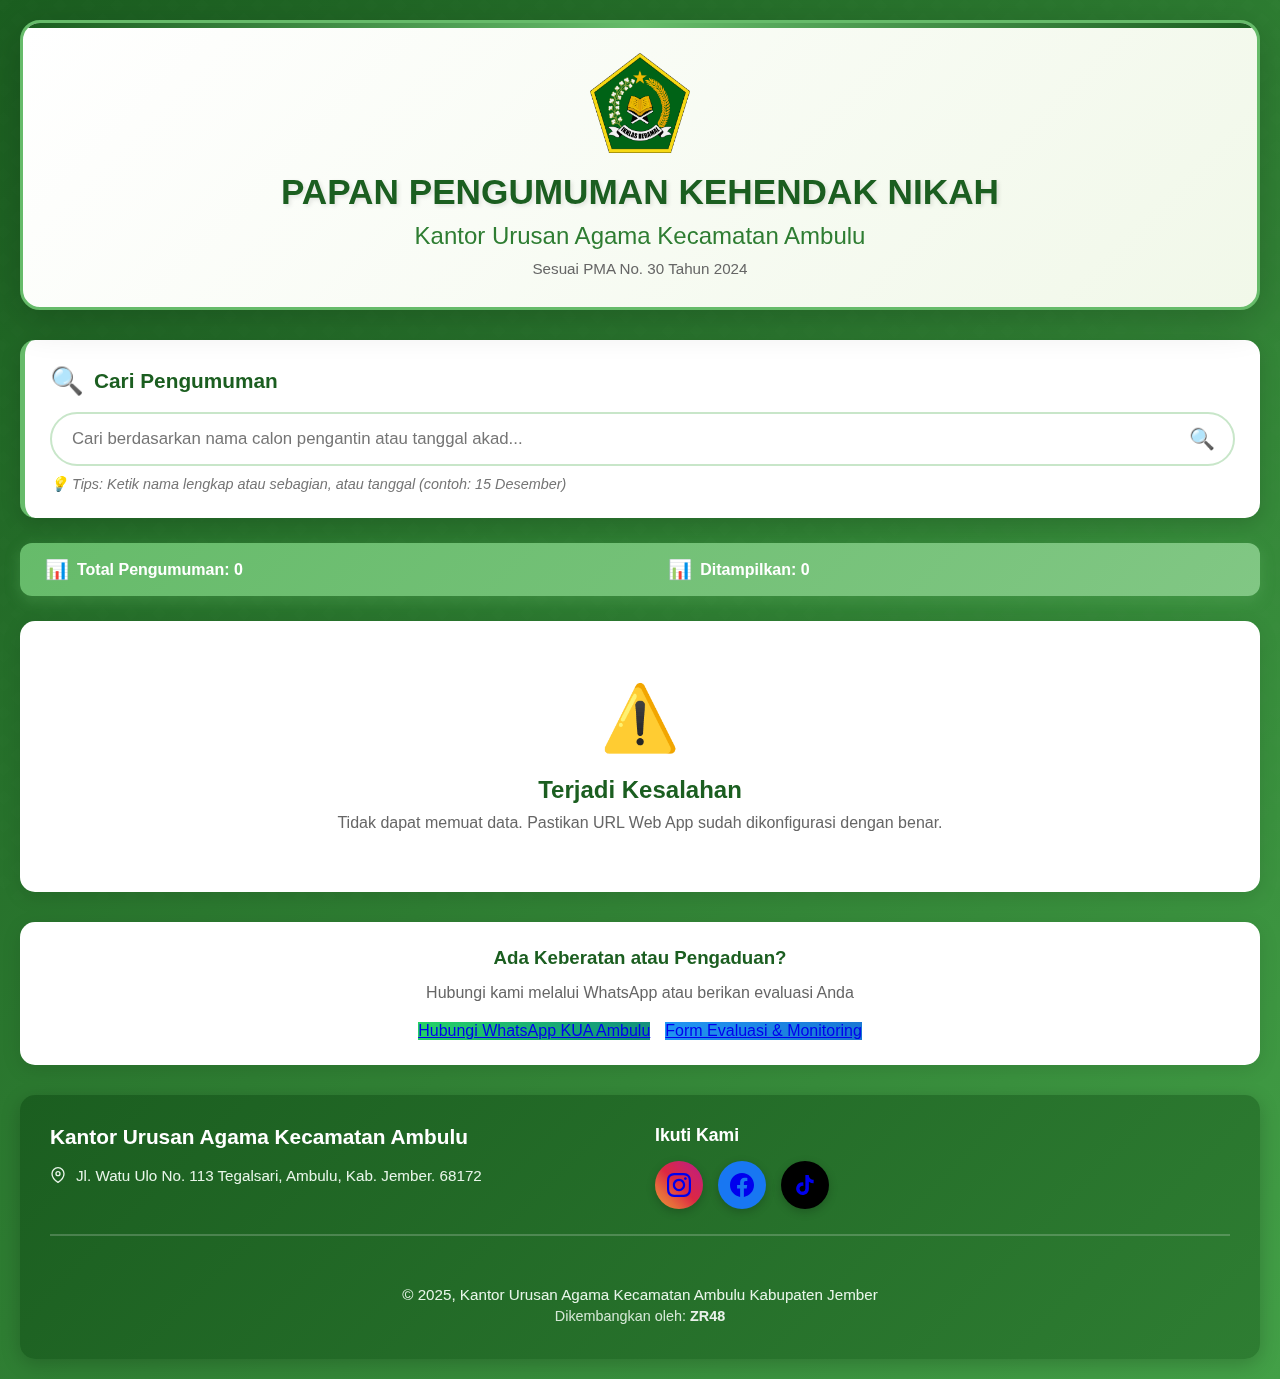
<file: index.html>
<!DOCTYPE html>
<html lang="id">
<head>
    <!-- Google tag (gtag.js) -->
    <script async src="https://www.googletagmanager.com/gtag/js?id=G-C5WPG6Z79G"></script>
    <script>
      window.dataLayer = window.dataLayer || [];
      function gtag(){dataLayer.push(arguments);}
      gtag('js', new Date());
      gtag('config', 'G-C5WPG6Z79G');
    </script>
    <meta charset="UTF-8">
    <meta name="viewport" content="width=device-width, initial-scale=1.0">
    <title>Papan Pengumuman Kehendak Nikah - KUA Ambulu</title>
    <link rel="icon" type="image/png" href="asset/Icon.png"> 
    <link rel="stylesheet" href="css/style.css">
</head>
<body>
    <div class="batik-pattern"></div>
    
    <div class="container">
        <div class="header">
            <img src="asset/logo.png" alt="Logo Kemenag" class="header-logo">
            <h1>PAPAN PENGUMUMAN KEHENDAK NIKAH</h1>
            <h2>Kantor Urusan Agama Kecamatan Ambulu</h2>
            <p>Sesuai PMA No. 30 Tahun 2024</p>
        </div>

        <div class="search-section">
            <div class="search-title">Cari Pengumuman</div>
            <div class="search-box">
                <input 
                    type="text" 
                    id="searchInput" 
                    class="search-input" 
                    placeholder="Cari berdasarkan nama calon pengantin atau tanggal akad..."
                >
                <span class="search-icon">🔍</span>
            </div>
            <div class="search-hint">
                💡 Tips: Ketik nama lengkap atau sebagian, atau tanggal (contoh: 15 Desember)
            </div>
        </div>

        <div class="stats-bar" id="statsBar">
            <div class="stats-item">
                <span>Total Pengumuman: <span id="totalData">0</span></span>
            </div>
            <div class="stats-item">
                <span>Ditampilkan: <span id="displayedData">0</span></span>
            </div>
            <div class="stats-item">
                <button id="toggleTTLBtn" class="toggle-ttl-btn" onclick="toggleTTL()">
                    <span id="ttlBtnIcon">👁️</span>
                    <span id="ttlBtnText">Sembunyikan TTL</span>
                </button>
            </div>
        </div>

        <div id="content">
            <div class="loading">
                <div class="loading-spinner"></div>
                <p>Memuat data pengumuman...</p>
            </div>
        </div>

        <div class="pagination" id="pagination" style="display: none;">
            <button id="prevBtn" onclick="changePage(-1)">← Sebelumnya</button>
            <div class="page-info">
                Halaman <span id="currentPage">1</span> dari <span id="totalPages">1</span>
            </div>
            <button id="nextBtn" onclick="changePage(1)">Selanjutnya →</button>
        </div>

        <div class="footer-contact">
            <h3 style="color: #1b5e20; margin-bottom: 15px;">Ada Keberatan atau Pengaduan?</h3>
            <p style="color: #666; margin-bottom: 20px;">Hubungi kami melalui WhatsApp atau berikan evaluasi Anda</p>
            <div class="contact-buttons">
                <a href="https://wa.me/6282146035081" class="whatsapp-btn" target="_blank">
                    Hubungi WhatsApp KUA Ambulu
                </a>
                <a href="https://kuaambulu.github.io/SIKEN9/Evaluasi/form-evaluasi-siken9.html" class="evaluation-btn" target="_blank">
                    Form Evaluasi & Monitoring
                </a>
            </div>
        </div>

        <footer class="footer">
            <div class="footer-content">
                <div class="footer-section footer-info">
                    <h3>Kantor Urusan Agama Kecamatan Ambulu</h3>
                    <p class="footer-address">
                        <svg width="16" height="16" viewBox="0 0 24 24" fill="none" stroke="currentColor" stroke-width="2">
                            <path d="M21 10c0 7-9 13-9 13s-9-6-9-13a9 9 0 0 1 18 0z"></path>
                            <circle cx="12" cy="10" r="3"></circle>
                        </svg>
                        Jl. Watu Ulo No. 113 Tegalsari, Ambulu, Kab. Jember. 68172
                    </p>
                </div>

                <div class="footer-section footer-social">
                    <h4>Ikuti Kami</h4>
                    <div class="social-links">
                        <a href="https://www.instagram.com/kuaambulu/" target="_blank" rel="noopener noreferrer" class="social-btn instagram" title="Instagram">
                            <svg width="24" height="24" viewBox="0 0 24 24" fill="currentColor">
                                <path d="M12 2.163c3.204 0 3.584.012 4.85.07 3.252.148 4.771 1.691 4.919 4.919.058 1.265.069 1.645.069 4.849 0 3.205-.012 3.584-.069 4.849-.149 3.225-1.664 4.771-4.919 4.919-1.266.058-1.644.07-4.85.07-3.204 0-3.584-.012-4.849-.07-3.26-.149-4.771-1.699-4.919-4.92-.058-1.265-.07-1.644-.07-4.849 0-3.204.013-3.583.07-4.849.149-3.227 1.664-4.771 4.919-4.919 1.266-.057 1.645-.069 4.849-.069zm0-2.163c-3.259 0-3.667.014-4.947.072-4.358.2-6.78 2.618-6.98 6.98-.059 1.281-.073 1.689-.073 4.948 0 3.259.014 3.668.072 4.948.2 4.358 2.618 6.78 6.98 6.98 1.281.058 1.689.072 4.948.072 3.259 0 3.668-.014 4.948-.072 4.354-.2 6.782-2.618 6.979-6.98.059-1.28.073-1.689.073-4.948 0-3.259-.014-3.667-.072-4.947-.196-4.354-2.617-6.78-6.979-6.98-1.281-.059-1.69-.073-4.949-.073zm0 5.838c-3.403 0-6.162 2.759-6.162 6.162s2.759 6.163 6.162 6.163 6.162-2.759 6.162-6.163c0-3.403-2.759-6.162-6.162-6.162zm0 10.162c-2.209 0-4-1.79-4-4 0-2.209 1.791-4 4-4s4 1.791 4 4c0 2.21-1.791 4-4 4zm6.406-11.845c-.796 0-1.441.645-1.441 1.44s.645 1.44 1.441 1.44c.795 0 1.439-.645 1.439-1.44s-.644-1.44-1.439-1.44z"/>
                            </svg>
                        </a>
                        <a href="https://www.facebook.com/share/1MjeCrXmgN/" target="_blank" rel="noopener noreferrer" class="social-btn facebook" title="Facebook">
                            <svg width="24" height="24" viewBox="0 0 24 24" fill="currentColor">
                                <path d="M24 12.073c0-6.627-5.373-12-12-12s-12 5.373-12 12c0 5.99 4.388 10.954 10.125 11.854v-8.385H7.078v-3.47h3.047V9.43c0-3.007 1.792-4.669 4.533-4.669 1.312 0 2.686.235 2.686.235v2.953H15.83c-1.491 0-1.956.925-1.956 1.874v2.25h3.328l-.532 3.47h-2.796v8.385C19.612 23.027 24 18.062 24 12.073z"/>
                            </svg>
                        </a>
                        <a href="https://www.tiktok.com/@kua.ambulu123" target="_blank" rel="noopener noreferrer" class="social-btn tiktok" title="TikTok">
                            <svg width="24" height="24" viewBox="0 0 24 24" fill="currentColor">
                                <path d="M19.59 6.69a4.83 4.83 0 0 1-3.77-4.25V2h-3.45v13.67a2.89 2.89 0 0 1-5.2 1.74 2.89 2.89 0 0 1 2.31-4.64 2.93 2.93 0 0 1 .88.13V9.4a6.84 6.84 0 0 0-1-.05A6.33 6.33 0 0 0 5 20.1a6.34 6.34 0 0 0 10.86-4.43v-7a8.16 8.16 0 0 0 4.77 1.52v-3.4a4.85 4.85 0 0 1-1-.1z"/>
                            </svg>
                        </a>
                    </div>
                </div>
            </div>

            <div class="footer-bottom">
                <p>© 2025, Kantor Urusan Agama Kecamatan Ambulu Kabupaten Jember</p>
                <p class="footer-credit">Dikembangkan oleh: <strong>ZR48</strong></p>
            </div>
        </footer>
    </div>

    <script src="js/script.js"></script>
</body>
</html>
</file>
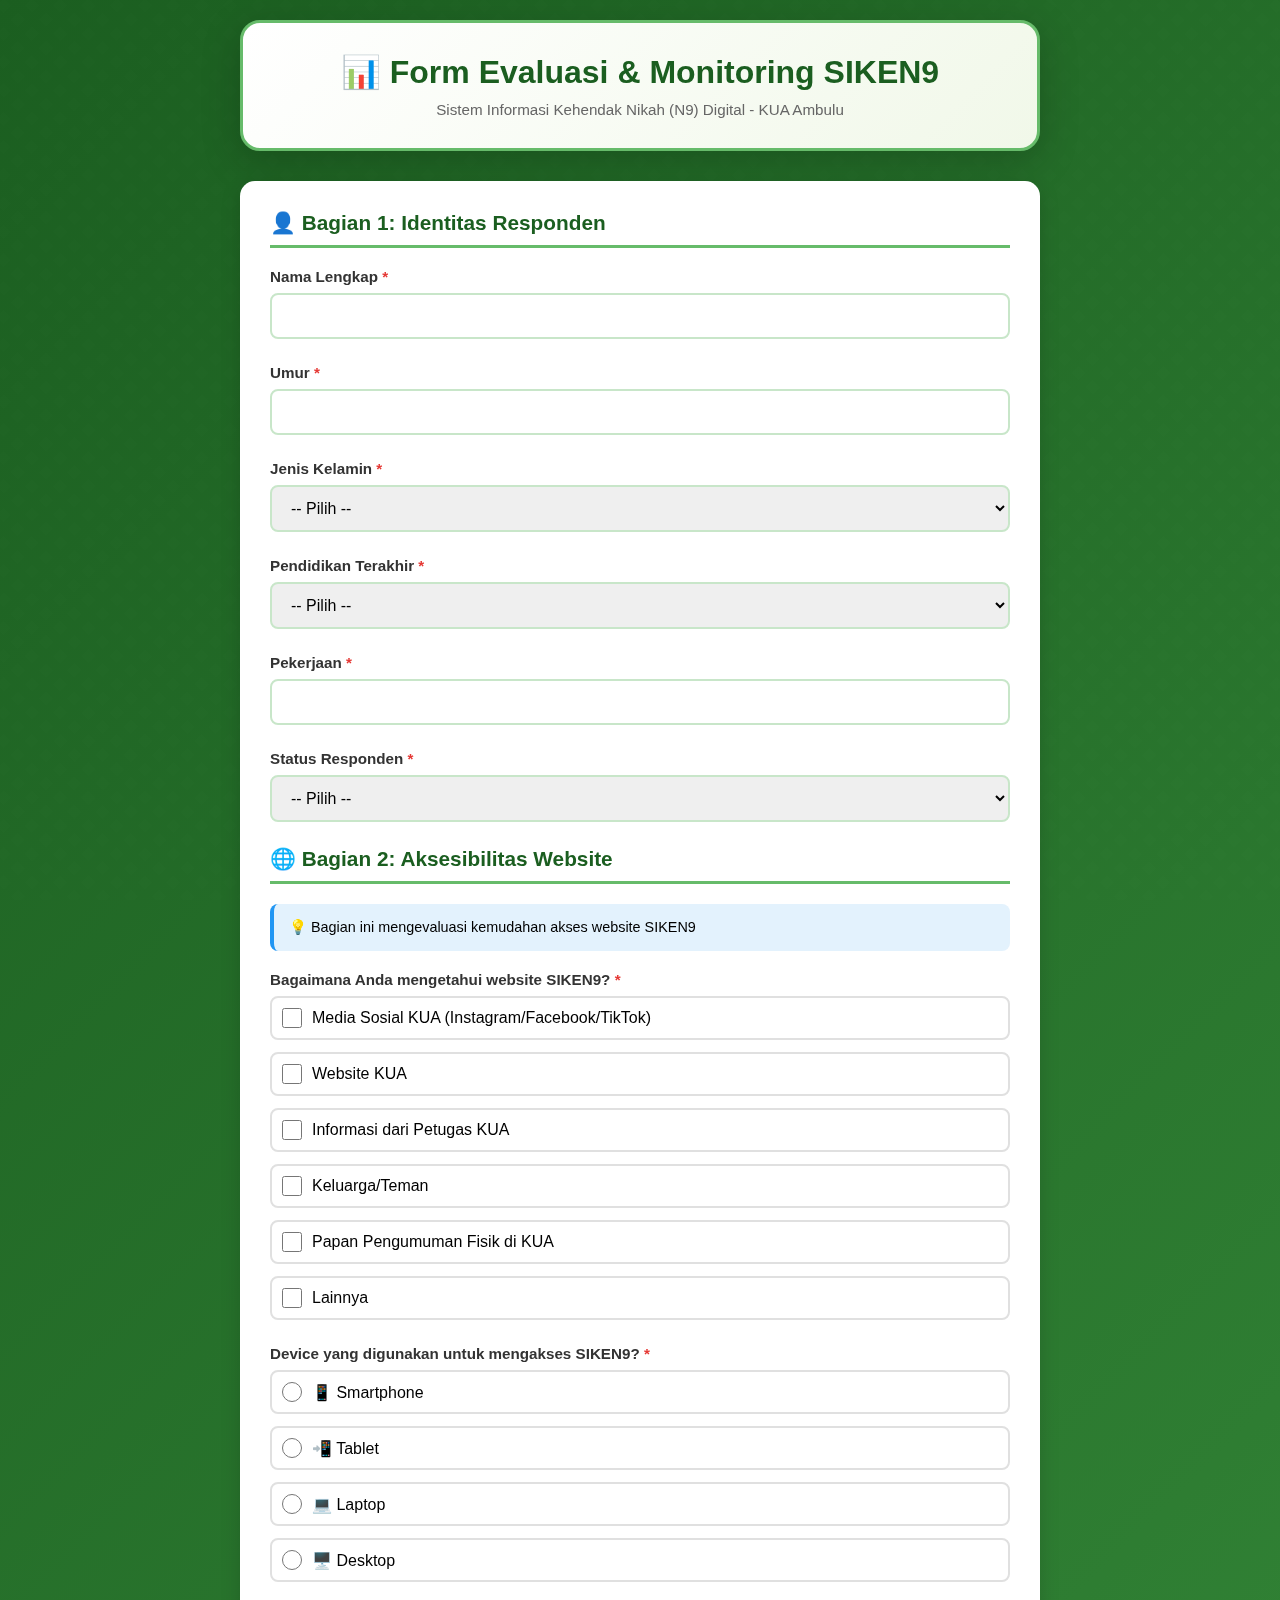
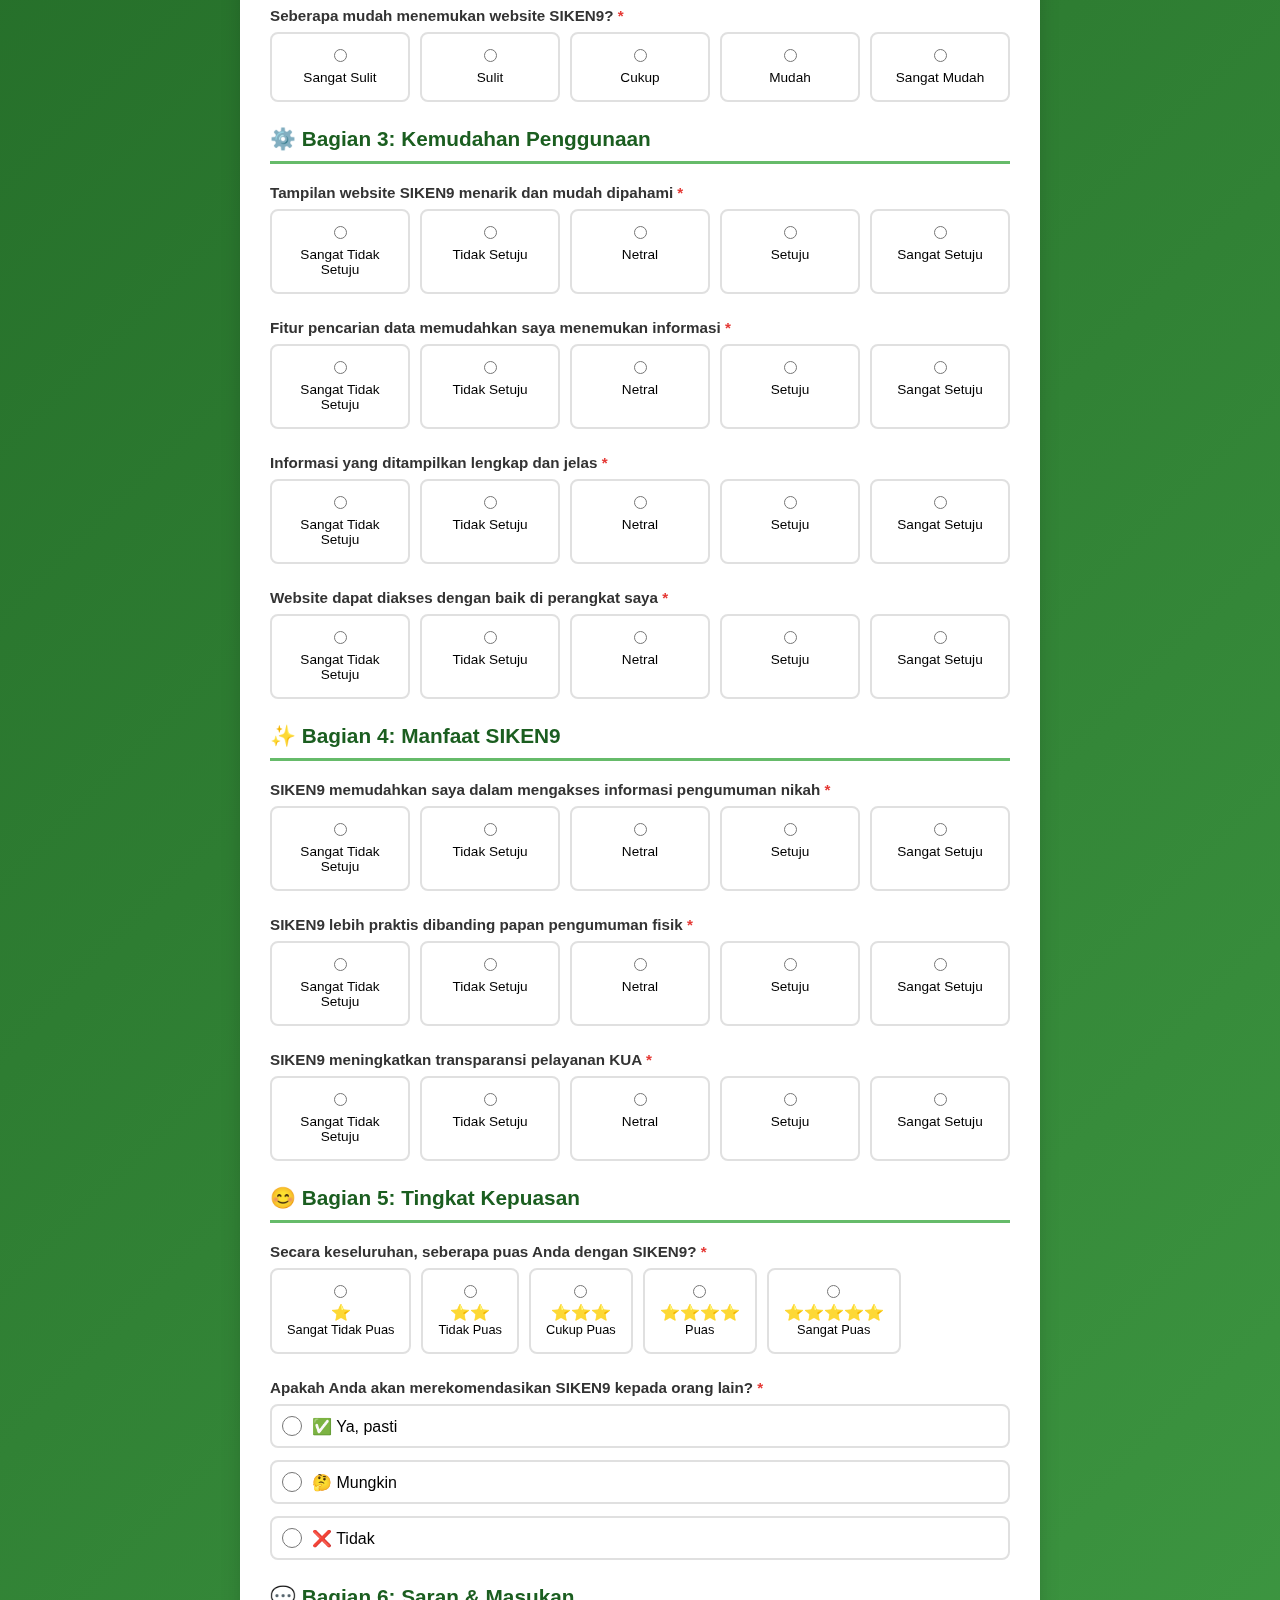
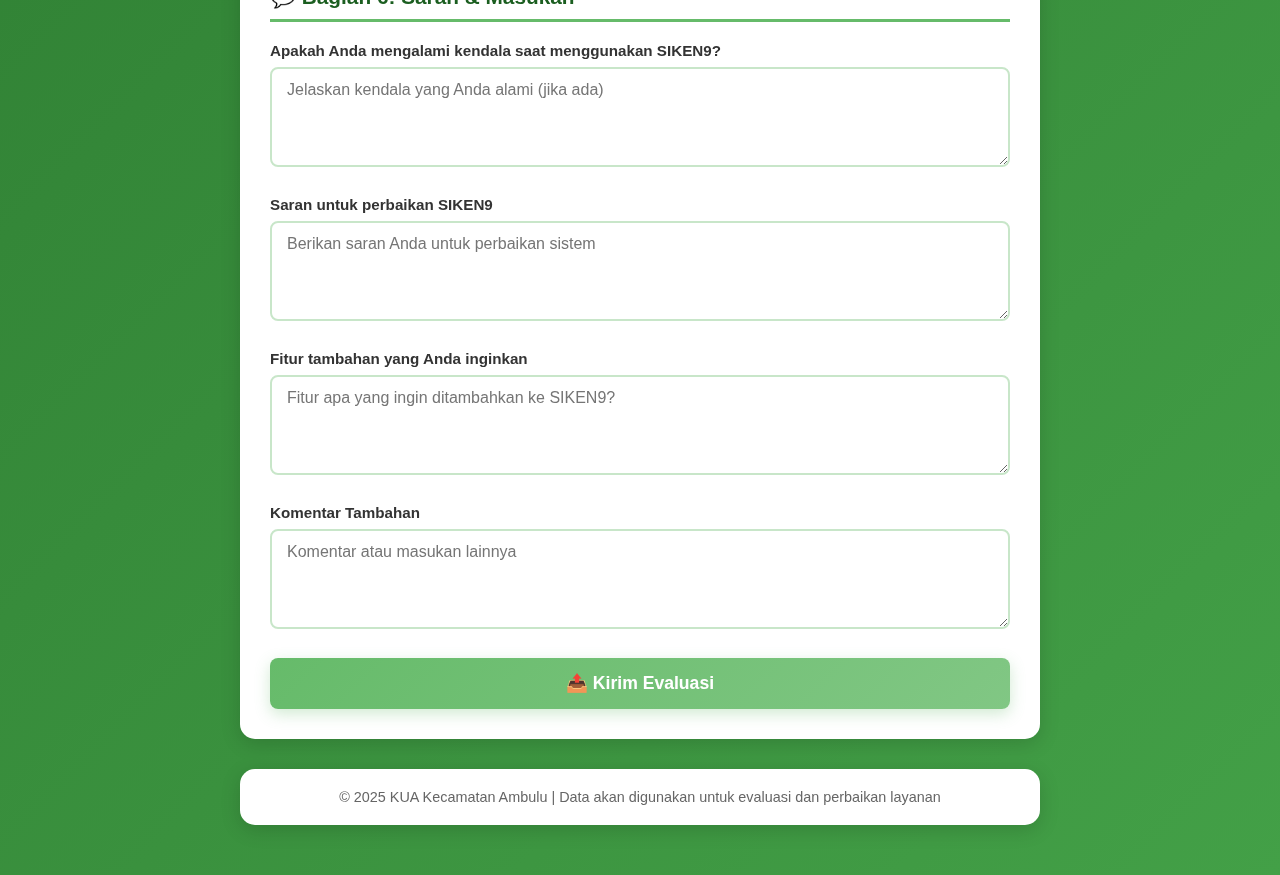
<file: form-evaluasi-siken9.html>
<!DOCTYPE html>
<html lang="id">
<head>
    <meta charset="UTF-8">
    <meta name="viewport" content="width=device-width, initial-scale=1.0">
    <title>Form Evaluasi & Monitoring SIKEN9</title>
    <style>
        * {
            margin: 0;
            padding: 0;
            box-sizing: border-box;
        }

        body {
            font-family: 'Segoe UI', Tahoma, Geneva, Verdana, sans-serif;
            background: linear-gradient(135deg, #1b5e20 0%, #2e7d32 50%, #43a047 100%);
            min-height: 100vh;
            padding: 20px;
        }

        .batik-pattern {
            position: fixed;
            top: 0;
            left: 0;
            width: 100%;
            height: 100%;
            opacity: 0.05;
            background-image: 
                repeating-linear-gradient(45deg, transparent, transparent 10px, rgba(255,255,255,.1) 10px, rgba(255,255,255,.1) 20px),
                repeating-linear-gradient(-45deg, transparent, transparent 10px, rgba(255,255,255,.1) 10px, rgba(255,255,255,.1) 20px);
            pointer-events: none;
            z-index: 0;
        }

        .container {
            max-width: 800px;
            margin: 0 auto;
            position: relative;
            z-index: 1;
        }

        .header {
            background: linear-gradient(135deg, #ffffff 0%, #f1f8e9 100%);
            border-radius: 20px;
            padding: 30px;
            margin-bottom: 30px;
            box-shadow: 0 10px 40px rgba(0,0,0,0.2);
            text-align: center;
            border: 3px solid #66bb6a;
        }

        .header h1 {
            color: #1b5e20;
            font-size: 2em;
            margin-bottom: 10px;
        }

        .header p {
            color: #666;
            font-size: 0.95em;
        }

        .form-container {
            background: white;
            border-radius: 15px;
            padding: 30px;
            box-shadow: 0 5px 20px rgba(0,0,0,0.15);
            margin-bottom: 30px;
        }

        .section-title {
            color: #1b5e20;
            font-size: 1.3em;
            font-weight: bold;
            margin-bottom: 20px;
            padding-bottom: 10px;
            border-bottom: 3px solid #66bb6a;
            display: flex;
            align-items: center;
            gap: 10px;
        }

        .form-group {
            margin-bottom: 25px;
        }

        .form-label {
            display: block;
            color: #333;
            font-weight: 600;
            margin-bottom: 8px;
            font-size: 0.95em;
        }

        .required {
            color: #e53935;
        }

        .form-input,
        .form-select,
        .form-textarea {
            width: 100%;
            padding: 12px 15px;
            border: 2px solid #c8e6c9;
            border-radius: 8px;
            font-size: 1em;
            font-family: inherit;
            transition: all 0.3s ease;
            outline: none;
        }

        .form-input:focus,
        .form-select:focus,
        .form-textarea:focus {
            border-color: #66bb6a;
            box-shadow: 0 0 0 3px rgba(102, 187, 106, 0.1);
        }

        .form-textarea {
            resize: vertical;
            min-height: 100px;
        }

        .radio-group,
        .checkbox-group {
            display: flex;
            flex-direction: column;
            gap: 12px;
        }

        .radio-item,
        .checkbox-item {
            display: flex;
            align-items: center;
            gap: 10px;
            padding: 10px;
            border: 2px solid #e0e0e0;
            border-radius: 8px;
            cursor: pointer;
            transition: all 0.3s ease;
        }

        .radio-item:hover,
        .checkbox-item:hover {
            border-color: #66bb6a;
            background: #f1f8e9;
        }

        .radio-item input[type="radio"],
        .checkbox-item input[type="checkbox"] {
            width: 20px;
            height: 20px;
            cursor: pointer;
        }

        .rating-scale {
            display: flex;
            gap: 10px;
            flex-wrap: wrap;
        }

        .rating-item {
            display: flex;
            flex-direction: column;
            align-items: center;
            padding: 15px;
            border: 2px solid #e0e0e0;
            border-radius: 8px;
            cursor: pointer;
            transition: all 0.3s ease;
            min-width: 80px;
        }

        .rating-item:hover {
            border-color: #66bb6a;
            background: #f1f8e9;
        }

        .rating-item input[type="radio"] {
            margin-bottom: 5px;
        }

        .rating-item.selected {
            border-color: #66bb6a;
            background: #66bb6a;
            color: white;
        }

        .likert-scale {
            display: grid;
            grid-template-columns: repeat(5, 1fr);
            gap: 10px;
        }

        .likert-item {
            text-align: center;
            padding: 15px 10px;
            border: 2px solid #e0e0e0;
            border-radius: 8px;
            cursor: pointer;
            transition: all 0.3s ease;
            font-size: 0.85em;
        }

        .likert-item:hover {
            border-color: #66bb6a;
            background: #f1f8e9;
        }

        .likert-item input[type="radio"] {
            display: block;
            margin: 0 auto 8px;
            cursor: pointer;
        }

        .likert-item.selected {
            border-color: #66bb6a;
            background: #66bb6a;
            color: white;
        }

        .submit-btn {
            width: 100%;
            padding: 15px;
            background: linear-gradient(135deg, #66bb6a 0%, #81c784 100%);
            color: white;
            border: none;
            border-radius: 8px;
            font-size: 1.1em;
            font-weight: bold;
            cursor: pointer;
            transition: all 0.3s ease;
            box-shadow: 0 5px 15px rgba(102, 187, 106, 0.3);
        }

        .submit-btn:hover {
            background: linear-gradient(135deg, #43a047 0%, #66bb6a 100%);
            transform: translateY(-2px);
            box-shadow: 0 8px 20px rgba(102, 187, 106, 0.4);
        }

        .submit-btn:disabled {
            opacity: 0.6;
            cursor: not-allowed;
        }

        .success-message {
            display: none;
            background: #4caf50;
            color: white;
            padding: 20px;
            border-radius: 8px;
            text-align: center;
            margin-bottom: 20px;
        }

        .error-message {
            display: none;
            background: #f44336;
            color: white;
            padding: 20px;
            border-radius: 8px;
            text-align: center;
            margin-bottom: 20px;
        }

        .info-box {
            background: #e3f2fd;
            border-left: 4px solid #2196f3;
            padding: 15px;
            border-radius: 8px;
            margin-bottom: 20px;
            font-size: 0.9em;
        }

        @media (max-width: 768px) {
            .header h1 {
                font-size: 1.5em;
            }

            .form-container {
                padding: 20px;
            }

            .likert-scale {
                grid-template-columns: 1fr;
            }

            .rating-scale {
                flex-direction: column;
            }
        }
    </style>
</head>
<body>
    <div class="batik-pattern"></div>
    
    <div class="container">
        <div class="header">
            <h1>📊 Form Evaluasi & Monitoring SIKEN9</h1>
            <p>Sistem Informasi Kehendak Nikah (N9) Digital - KUA Ambulu</p>
        </div>

        <div class="success-message" id="successMessage">
            ✅ Terima kasih! Feedback Anda telah berhasil dikirim.
        </div>

        <div class="error-message" id="errorMessage">
            ❌ Terjadi kesalahan. Silakan coba lagi.
        </div>

        <form id="evaluationForm" class="form-container">
            <!-- BAGIAN 1: IDENTITAS RESPONDEN -->
            <div class="section-title">
                👤 Bagian 1: Identitas Responden
            </div>

            <div class="form-group">
                <label class="form-label" for="nama">
                    Nama Lengkap <span class="required">*</span>
                </label>
                <input type="text" id="nama" name="nama" class="form-input" required>
            </div>

            <div class="form-group">
                <label class="form-label" for="umur">
                    Umur <span class="required">*</span>
                </label>
                <input type="number" id="umur" name="umur" class="form-input" min="17" max="100" required>
            </div>

            <div class="form-group">
                <label class="form-label" for="jenis_kelamin">
                    Jenis Kelamin <span class="required">*</span>
                </label>
                <select id="jenis_kelamin" name="jenis_kelamin" class="form-select" required>
                    <option value="">-- Pilih --</option>
                    <option value="Laki-laki">Laki-laki</option>
                    <option value="Perempuan">Perempuan</option>
                </select>
            </div>

            <div class="form-group">
                <label class="form-label" for="pendidikan">
                    Pendidikan Terakhir <span class="required">*</span>
                </label>
                <select id="pendidikan" name="pendidikan" class="form-select" required>
                    <option value="">-- Pilih --</option>
                    <option value="SD">SD</option>
                    <option value="SMP">SMP</option>
                    <option value="SMA/SMK">SMA/SMK</option>
                    <option value="D3">D3</option>
                    <option value="S1">S1</option>
                    <option value="S2">S2</option>
                    <option value="S3">S3</option>
                </select>
            </div>

            <div class="form-group">
                <label class="form-label" for="pekerjaan">
                    Pekerjaan <span class="required">*</span>
                </label>
                <input type="text" id="pekerjaan" name="pekerjaan" class="form-input" required>
            </div>

            <div class="form-group">
                <label class="form-label" for="status_responden">
                    Status Responden <span class="required">*</span>
                </label>
                <select id="status_responden" name="status_responden" class="form-select" required>
                    <option value="">-- Pilih --</option>
                    <option value="Calon Pengantin">Calon Pengantin</option>
                    <option value="Keluarga Calon Pengantin">Keluarga Calon Pengantin</option>
                    <option value="Masyarakat Umum">Masyarakat Umum</option>
                    <option value="Petugas KUA">Petugas KUA</option>
                    <option value="Lainnya">Lainnya</option>
                </select>
            </div>

            <!-- BAGIAN 2: AKSESIBILITAS -->
            <div class="section-title">
                🌐 Bagian 2: Aksesibilitas Website
            </div>

            <div class="info-box">
                💡 Bagian ini mengevaluasi kemudahan akses website SIKEN9
            </div>

            <div class="form-group">
                <label class="form-label">
                    Bagaimana Anda mengetahui website SIKEN9? <span class="required">*</span>
                </label>
                <div class="checkbox-group">
                    <label class="checkbox-item">
                        <input type="checkbox" name="sumber_info" value="Media Sosial KUA">
                        <span>Media Sosial KUA (Instagram/Facebook/TikTok)</span>
                    </label>
                    <label class="checkbox-item">
                        <input type="checkbox" name="sumber_info" value="Website KUA">
                        <span>Website KUA</span>
                    </label>
                    <label class="checkbox-item">
                        <input type="checkbox" name="sumber_info" value="Petugas KUA">
                        <span>Informasi dari Petugas KUA</span>
                    </label>
                    <label class="checkbox-item">
                        <input type="checkbox" name="sumber_info" value="Keluarga/Teman">
                        <span>Keluarga/Teman</span>
                    </label>
                    <label class="checkbox-item">
                        <input type="checkbox" name="sumber_info" value="Papan Pengumuman">
                        <span>Papan Pengumuman Fisik di KUA</span>
                    </label>
                    <label class="checkbox-item">
                        <input type="checkbox" name="sumber_info" value="Lainnya">
                        <span>Lainnya</span>
                    </label>
                </div>
            </div>

            <div class="form-group">
                <label class="form-label">
                    Device yang digunakan untuk mengakses SIKEN9? <span class="required">*</span>
                </label>
                <div class="radio-group">
                    <label class="radio-item">
                        <input type="radio" name="device" value="Smartphone" required>
                        <span>📱 Smartphone</span>
                    </label>
                    <label class="radio-item">
                        <input type="radio" name="device" value="Tablet">
                        <span>📲 Tablet</span>
                    </label>
                    <label class="radio-item">
                        <input type="radio" name="device" value="Laptop">
                        <span>💻 Laptop</span>
                    </label>
                    <label class="radio-item">
                        <input type="radio" name="device" value="Desktop">
                        <span>🖥️ Desktop</span>
                    </label>
                </div>
            </div>

            <div class="form-group">
                <label class="form-label">
                    Seberapa mudah menemukan website SIKEN9? <span class="required">*</span>
                </label>
                <div class="likert-scale">
                    <label class="likert-item">
                        <input type="radio" name="kemudahan_akses" value="1" required>
                        <span>Sangat Sulit</span>
                    </label>
                    <label class="likert-item">
                        <input type="radio" name="kemudahan_akses" value="2">
                        <span>Sulit</span>
                    </label>
                    <label class="likert-item">
                        <input type="radio" name="kemudahan_akses" value="3">
                        <span>Cukup</span>
                    </label>
                    <label class="likert-item">
                        <input type="radio" name="kemudahan_akses" value="4">
                        <span>Mudah</span>
                    </label>
                    <label class="likert-item">
                        <input type="radio" name="kemudahan_akses" value="5">
                        <span>Sangat Mudah</span>
                    </label>
                </div>
            </div>

            <!-- BAGIAN 3: KEMUDAHAN PENGGUNAAN -->
            <div class="section-title">
                ⚙️ Bagian 3: Kemudahan Penggunaan
            </div>

            <div class="form-group">
                <label class="form-label">
                    Tampilan website SIKEN9 menarik dan mudah dipahami <span class="required">*</span>
                </label>
                <div class="likert-scale">
                    <label class="likert-item">
                        <input type="radio" name="tampilan" value="1" required>
                        <span>Sangat Tidak Setuju</span>
                    </label>
                    <label class="likert-item">
                        <input type="radio" name="tampilan" value="2">
                        <span>Tidak Setuju</span>
                    </label>
                    <label class="likert-item">
                        <input type="radio" name="tampilan" value="3">
                        <span>Netral</span>
                    </label>
                    <label class="likert-item">
                        <input type="radio" name="tampilan" value="4">
                        <span>Setuju</span>
                    </label>
                    <label class="likert-item">
                        <input type="radio" name="tampilan" value="5">
                        <span>Sangat Setuju</span>
                    </label>
                </div>
            </div>

            <div class="form-group">
                <label class="form-label">
                    Fitur pencarian data memudahkan saya menemukan informasi <span class="required">*</span>
                </label>
                <div class="likert-scale">
                    <label class="likert-item">
                        <input type="radio" name="fitur_search" value="1" required>
                        <span>Sangat Tidak Setuju</span>
                    </label>
                    <label class="likert-item">
                        <input type="radio" name="fitur_search" value="2">
                        <span>Tidak Setuju</span>
                    </label>
                    <label class="likert-item">
                        <input type="radio" name="fitur_search" value="3">
                        <span>Netral</span>
                    </label>
                    <label class="likert-item">
                        <input type="radio" name="fitur_search" value="4">
                        <span>Setuju</span>
                    </label>
                    <label class="likert-item">
                        <input type="radio" name="fitur_search" value="5">
                        <span>Sangat Setuju</span>
                    </label>
                </div>
            </div>

            <div class="form-group">
                <label class="form-label">
                    Informasi yang ditampilkan lengkap dan jelas <span class="required">*</span>
                </label>
                <div class="likert-scale">
                    <label class="likert-item">
                        <input type="radio" name="kelengkapan_info" value="1" required>
                        <span>Sangat Tidak Setuju</span>
                    </label>
                    <label class="likert-item">
                        <input type="radio" name="kelengkapan_info" value="2">
                        <span>Tidak Setuju</span>
                    </label>
                    <label class="likert-item">
                        <input type="radio" name="kelengkapan_info" value="3">
                        <span>Netral</span>
                    </label>
                    <label class="likert-item">
                        <input type="radio" name="kelengkapan_info" value="4">
                        <span>Setuju</span>
                    </label>
                    <label class="likert-item">
                        <input type="radio" name="kelengkapan_info" value="5">
                        <span>Sangat Setuju</span>
                    </label>
                </div>
            </div>

            <div class="form-group">
                <label class="form-label">
                    Website dapat diakses dengan baik di perangkat saya <span class="required">*</span>
                </label>
                <div class="likert-scale">
                    <label class="likert-item">
                        <input type="radio" name="kompatibilitas" value="1" required>
                        <span>Sangat Tidak Setuju</span>
                    </label>
                    <label class="likert-item">
                        <input type="radio" name="kompatibilitas" value="2">
                        <span>Tidak Setuju</span>
                    </label>
                    <label class="likert-item">
                        <input type="radio" name="kompatibilitas" value="3">
                        <span>Netral</span>
                    </label>
                    <label class="likert-item">
                        <input type="radio" name="kompatibilitas" value="4">
                        <span>Setuju</span>
                    </label>
                    <label class="likert-item">
                        <input type="radio" name="kompatibilitas" value="5">
                        <span>Sangat Setuju</span>
                    </label>
                </div>
            </div>

            <!-- BAGIAN 4: MANFAAT -->
            <div class="section-title">
                ✨ Bagian 4: Manfaat SIKEN9
            </div>

            <div class="form-group">
                <label class="form-label">
                    SIKEN9 memudahkan saya dalam mengakses informasi pengumuman nikah <span class="required">*</span>
                </label>
                <div class="likert-scale">
                    <label class="likert-item">
                        <input type="radio" name="manfaat_akses" value="1" required>
                        <span>Sangat Tidak Setuju</span>
                    </label>
                    <label class="likert-item">
                        <input type="radio" name="manfaat_akses" value="2">
                        <span>Tidak Setuju</span>
                    </label>
                    <label class="likert-item">
                        <input type="radio" name="manfaat_akses" value="3">
                        <span>Netral</span>
                    </label>
                    <label class="likert-item">
                        <input type="radio" name="manfaat_akses" value="4">
                        <span>Setuju</span>
                    </label>
                    <label class="likert-item">
                        <input type="radio" name="manfaat_akses" value="5">
                        <span>Sangat Setuju</span>
                    </label>
                </div>
            </div>

            <div class="form-group">
                <label class="form-label">
                    SIKEN9 lebih praktis dibanding papan pengumuman fisik <span class="required">*</span>
                </label>
                <div class="likert-scale">
                    <label class="likert-item">
                        <input type="radio" name="manfaat_praktis" value="1" required>
                        <span>Sangat Tidak Setuju</span>
                    </label>
                    <label class="likert-item">
                        <input type="radio" name="manfaat_praktis" value="2">
                        <span>Tidak Setuju</span>
                    </label>
                    <label class="likert-item">
                        <input type="radio" name="manfaat_praktis" value="3">
                        <span>Netral</span>
                    </label>
                    <label class="likert-item">
                        <input type="radio" name="manfaat_praktis" value="4">
                        <span>Setuju</span>
                    </label>
                    <label class="likert-item">
                        <input type="radio" name="manfaat_praktis" value="5">
                        <span>Sangat Setuju</span>
                    </label>
                </div>
            </div>

            <div class="form-group">
                <label class="form-label">
                    SIKEN9 meningkatkan transparansi pelayanan KUA <span class="required">*</span>
                </label>
                <div class="likert-scale">
                    <label class="likert-item">
                        <input type="radio" name="manfaat_transparansi" value="1" required>
                        <span>Sangat Tidak Setuju</span>
                    </label>
                    <label class="likert-item">
                        <input type="radio" name="manfaat_transparansi" value="2">
                        <span>Tidak Setuju</span>
                    </label>
                    <label class="likert-item">
                        <input type="radio" name="manfaat_transparansi" value="3">
                        <span>Netral</span>
                    </label>
                    <label class="likert-item">
                        <input type="radio" name="manfaat_transparansi" value="4">
                        <span>Setuju</span>
                    </label>
                    <label class="likert-item">
                        <input type="radio" name="manfaat_transparansi" value="5">
                        <span>Sangat Setuju</span>
                    </label>
                </div>
            </div>

            <!-- BAGIAN 5: KEPUASAN -->
            <div class="section-title">
                😊 Bagian 5: Tingkat Kepuasan
            </div>

            <div class="form-group">
                <label class="form-label">
                    Secara keseluruhan, seberapa puas Anda dengan SIKEN9? <span class="required">*</span>
                </label>
                <div class="rating-scale">
                    <label class="rating-item">
                        <input type="radio" name="kepuasan_keseluruhan" value="1" required>
                        <span>⭐</span>
                        <span style="font-size: 0.8em;">Sangat Tidak Puas</span>
                    </label>
                    <label class="rating-item">
                        <input type="radio" name="kepuasan_keseluruhan" value="2">
                        <span>⭐⭐</span>
                        <span style="font-size: 0.8em;">Tidak Puas</span>
                    </label>
                    <label class="rating-item">
                        <input type="radio" name="kepuasan_keseluruhan" value="3">
                        <span>⭐⭐⭐</span>
                        <span style="font-size: 0.8em;">Cukup Puas</span>
                    </label>
                    <label class="rating-item">
                        <input type="radio" name="kepuasan_keseluruhan" value="4">
                        <span>⭐⭐⭐⭐</span>
                        <span style="font-size: 0.8em;">Puas</span>
                    </label>
                    <label class="rating-item">
                        <input type="radio" name="kepuasan_keseluruhan" value="5">
                        <span>⭐⭐⭐⭐⭐</span>
                        <span style="font-size: 0.8em;">Sangat Puas</span>
                    </label>
                </div>
            </div>

            <div class="form-group">
                <label class="form-label">
                    Apakah Anda akan merekomendasikan SIKEN9 kepada orang lain? <span class="required">*</span>
                </label>
                <div class="radio-group">
                    <label class="radio-item">
                        <input type="radio" name="rekomendasi" value="Ya" required>
                        <span>✅ Ya, pasti</span>
                    </label>
                    <label class="radio-item">
                        <input type="radio" name="rekomendasi" value="Mungkin">
                        <span>🤔 Mungkin</span>
                    </label>
                    <label class="radio-item">
                        <input type="radio" name="rekomendasi" value="Tidak">
                        <span>❌ Tidak</span>
                    </label>
                </div>
            </div>

            <!-- BAGIAN 6: SARAN & MASUKAN -->
            <div class="section-title">
                💬 Bagian 6: Saran & Masukan
            </div>

            <div class="form-group">
                <label class="form-label" for="masalah">
                    Apakah Anda mengalami kendala saat menggunakan SIKEN9?
                </label>
                <textarea id="masalah" name="masalah" class="form-textarea" placeholder="Jelaskan kendala yang Anda alami (jika ada)"></textarea>
            </div>

            <div class="form-group">
                <label class="form-label" for="saran">
                    Saran untuk perbaikan SIKEN9
                </label>
                <textarea id="saran" name="saran" class="form-textarea" placeholder="Berikan saran Anda untuk perbaikan sistem"></textarea>
            </div>

            <div class="form-group">
                <label class="form-label" for="fitur_tambahan">
                    Fitur tambahan yang Anda inginkan
                </label>
                <textarea id="fitur_tambahan" name="fitur_tambahan" class="form-textarea" placeholder="Fitur apa yang ingin ditambahkan ke SIKEN9?"></textarea>
            </div>

            <div class="form-group">
                <label class="form-label" for="komentar_tambahan">
                    Komentar Tambahan
                </label>
                <textarea id="komentar_tambahan" name="komentar_tambahan" class="form-textarea" placeholder="Komentar atau masukan lainnya"></textarea>
            </div>

            <button type="submit" class="submit-btn" id="submitBtn">
                📤 Kirim Evaluasi
            </button>
        </form>

        <div class="form-container" style="text-align: center; padding: 20px;">
            <p style="color: #666; font-size: 0.9em;">
                © 2025 KUA Kecamatan Ambulu | Data akan digunakan untuk evaluasi dan perbaikan layanan
            </p>
        </div>
    </div>

    <script>
        // URL Google Apps Script untuk menerima data form
        const FORM_WEBAPP_URL = 'https://script.google.com/macros/s/AKfycbxqzqLgutyDUQoa55HfPwdOnEbgysbjydEHAwTgjfWy0AjpTMIwavF6P0GbLlrhr8NkQg/exec';

        // Handle form submission
        document.getElementById('evaluationForm').addEventListener('submit', async function(e) {
            e.preventDefault();
            
            const submitBtn = document.getElementById('submitBtn');
            const successMessage = document.getElementById('successMessage');
            const errorMessage = document.getElementById('errorMessage');
            
            // Disable button
            submitBtn.disabled = true;
            submitBtn.textContent = '⏳ Mengirim...';
            
            // Hide messages
            successMessage.style.display = 'none';
            errorMessage.style.display = 'none';
            
            // Collect form data
            const formData = new FormData(this);
            const data = {};
            
            // Convert FormData to object
            for (let [key, value] of formData.entries()) {
                if (data[key]) {
                    // Handle multiple values (checkboxes)
                    if (Array.isArray(data[key])) {
                        data[key].push(value);
                    } else {
                        data[key] = [data[key], value];
                    }
                } else {
                    data[key] = value;
                }
            }
            
            // Handle checkboxes for sumber_info
            const sumberInfoCheckboxes = document.querySelectorAll('input[name="sumber_info"]:checked');
            data.sumber_info = Array.from(sumberInfoCheckboxes).map(cb => cb.value).join(', ');
            
            // Add timestamp
            data.timestamp = new Date().toISOString();
            
            try {
                // Send data to Google Apps Script
                const response = await fetch(FORM_WEBAPP_URL, {
                    method: 'POST',
                    mode: 'no-cors',
                    headers: {
                        'Content-Type': 'application/json',
                    },
                    body: JSON.stringify(data)
                });
                
                // Show success message
                successMessage.style.display = 'block';
                window.scrollTo({ top: 0, behavior: 'smooth' });
                
                // Reset form
                this.reset();
                
                // Re-enable button after 3 seconds
                setTimeout(() => {
                    submitBtn.disabled = false;
                    submitBtn.textContent = '📤 Kirim Evaluasi';
                }, 3000);
                
            } catch (error) {
                console.error('Error:', error);
                errorMessage.style.display = 'block';
                errorMessage.textContent = '❌ Terjadi kesalahan: ' + error.message;
                window.scrollTo({ top: 0, behavior: 'smooth' });
                
                // Re-enable button
                submitBtn.disabled = false;
                submitBtn.textContent = '📤 Kirim Evaluasi';
            }
        });

        // Add interactive styling for likert items
        document.querySelectorAll('.likert-item input[type="radio"]').forEach(radio => {
            radio.addEventListener('change', function() {
                // Remove selected class from siblings
                const parent = this.closest('.likert-scale');
                parent.querySelectorAll('.likert-item').forEach(item => {
                    item.classList.remove('selected');
                });
                // Add selected class to parent
                this.closest('.likert-item').classList.add('selected');
            });
        });

        // Add interactive styling for rating items
        document.querySelectorAll('.rating-item input[type="radio"]').forEach(radio => {
            radio.addEventListener('change', function() {
                // Remove selected class from siblings
                const parent = this.closest('.rating-scale');
                parent.querySelectorAll('.rating-item').forEach(item => {
                    item.classList.remove('selected');
                });
                // Add selected class to parent
                this.closest('.rating-item').classList.add('selected');
            });
        });
    </script>
</body>
</html>
</file>
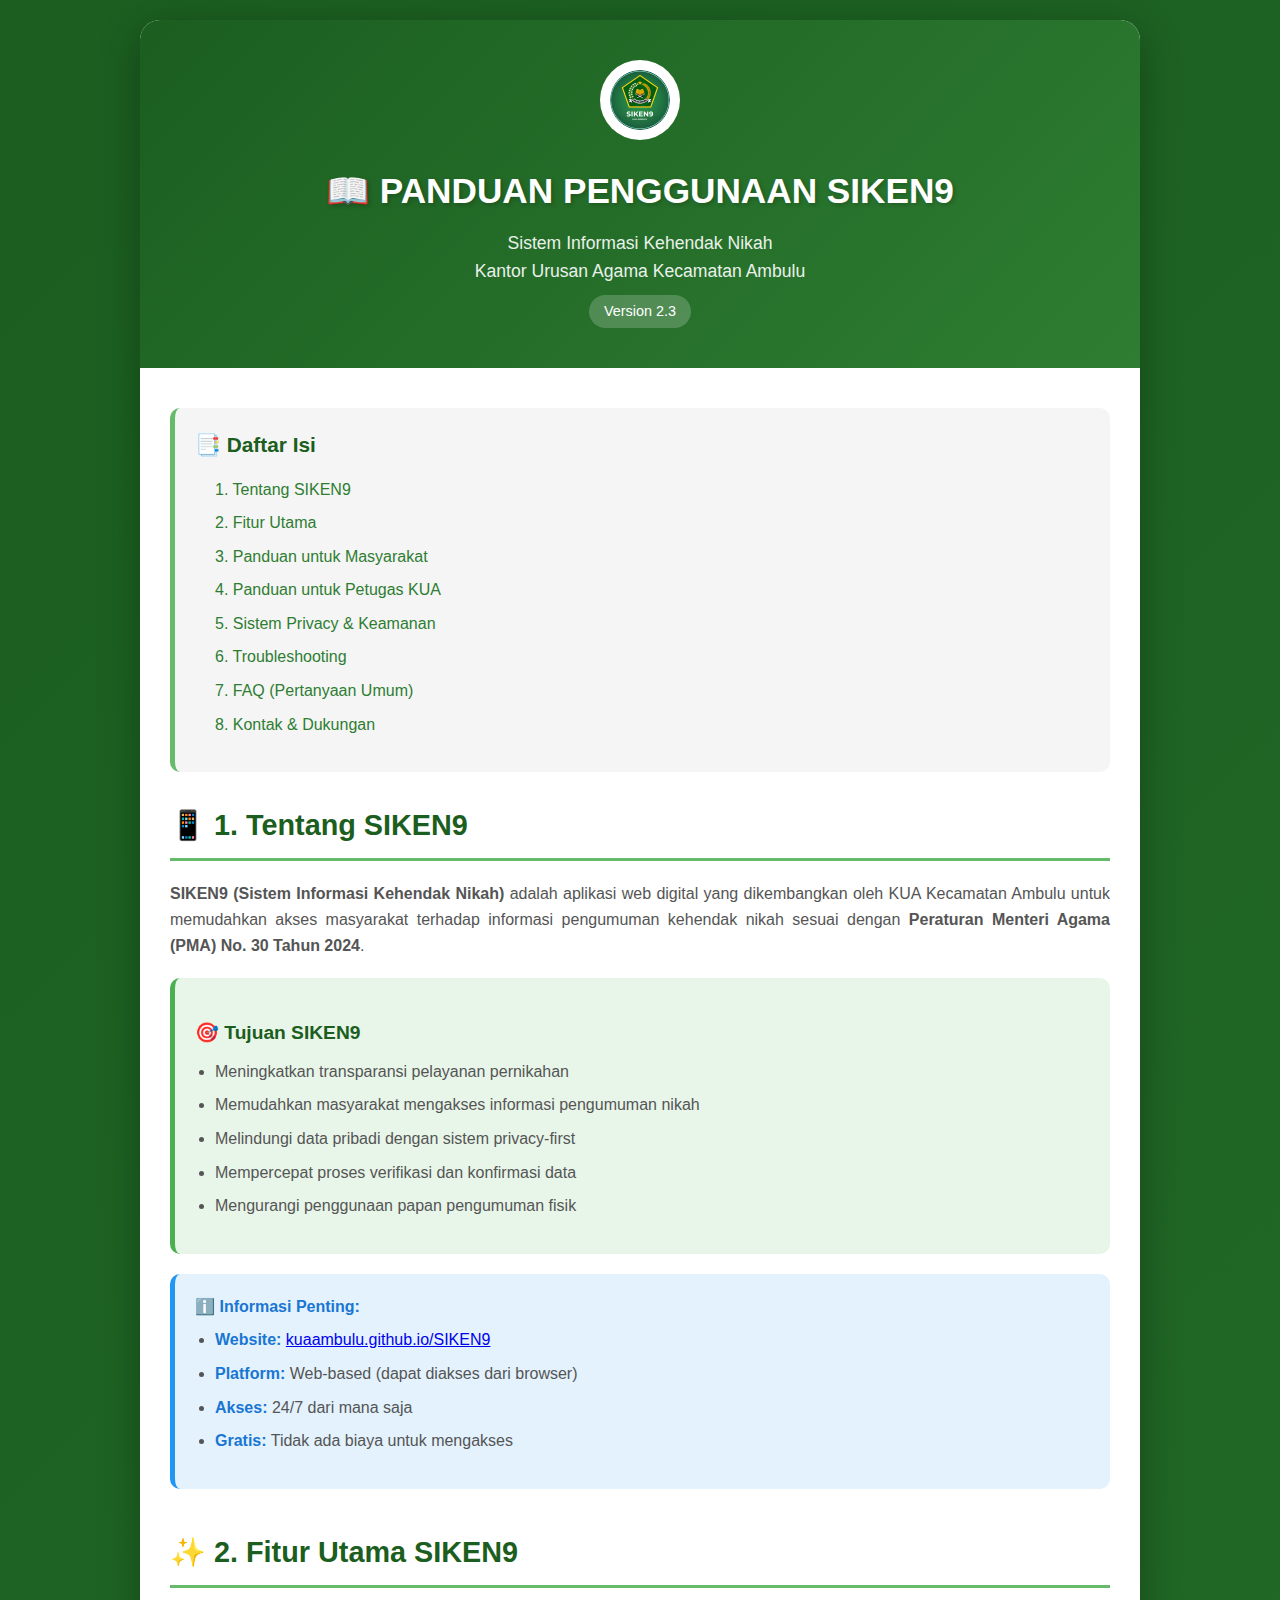
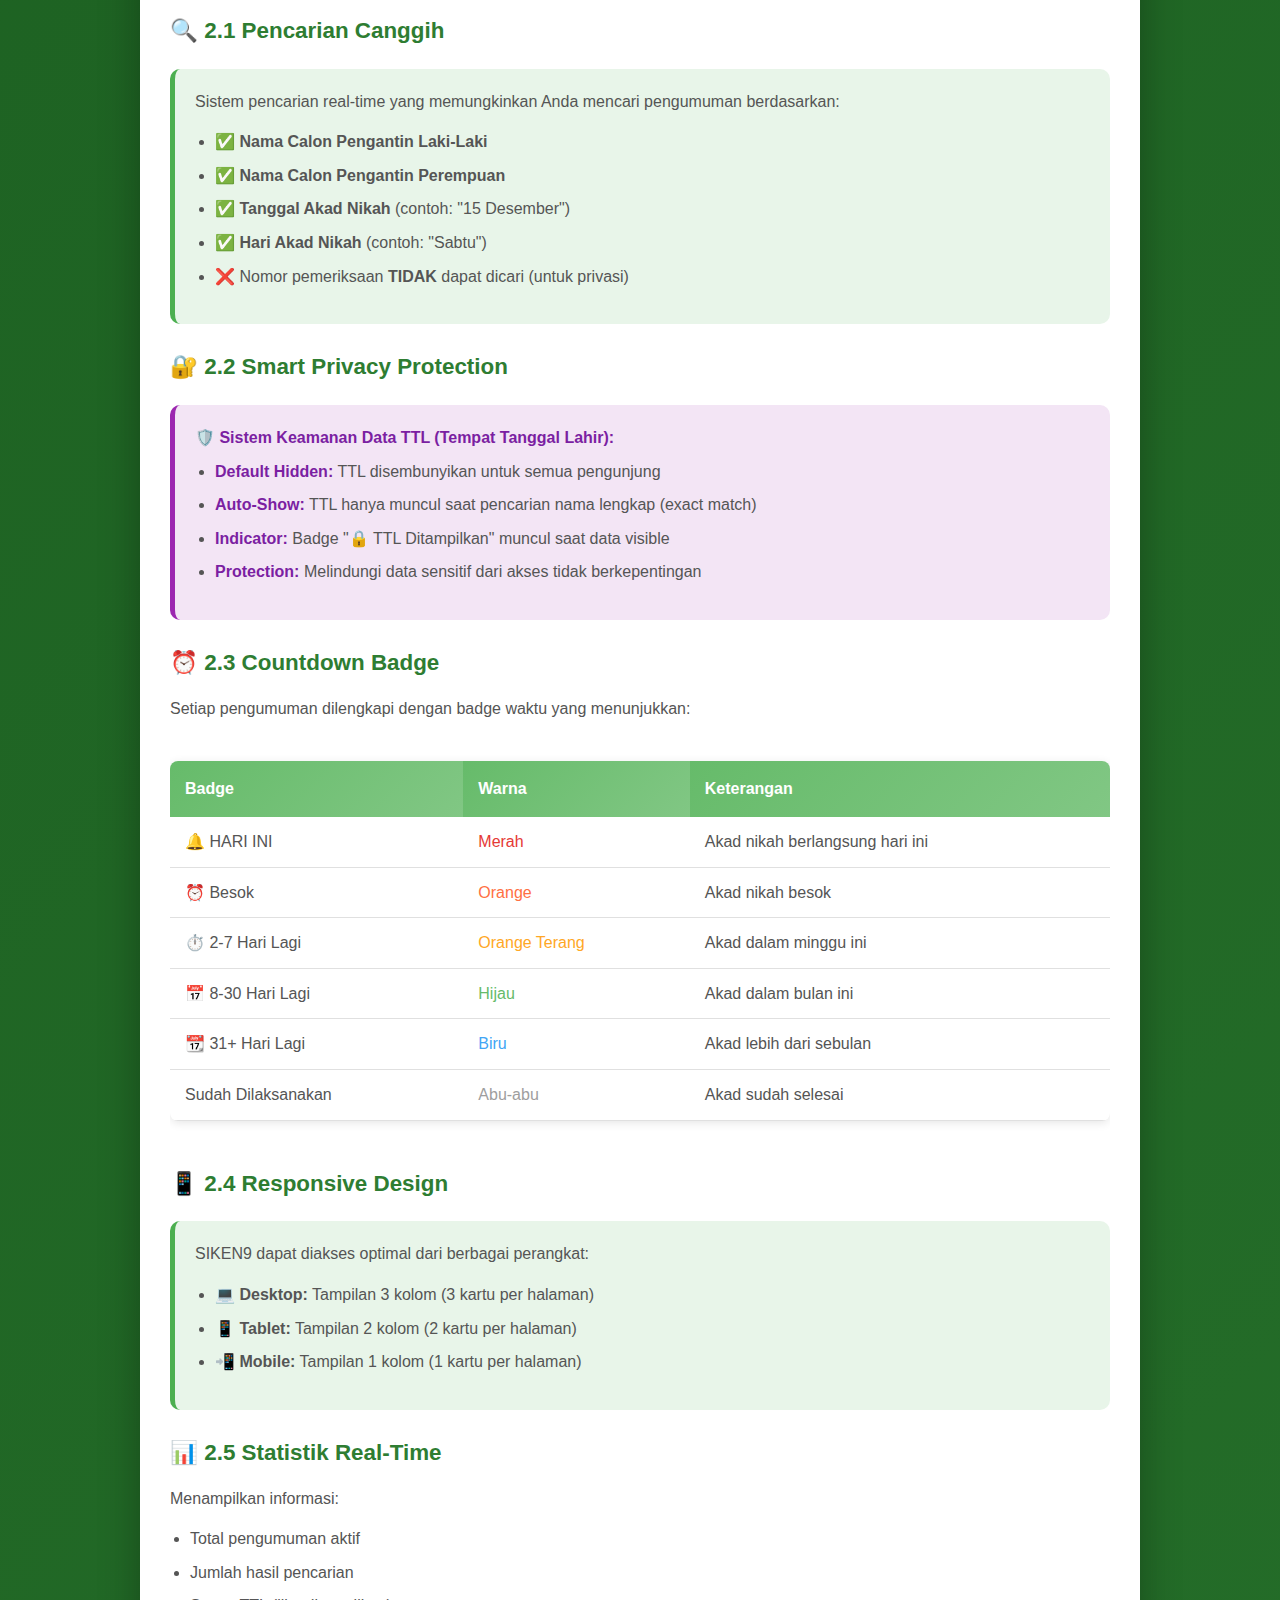
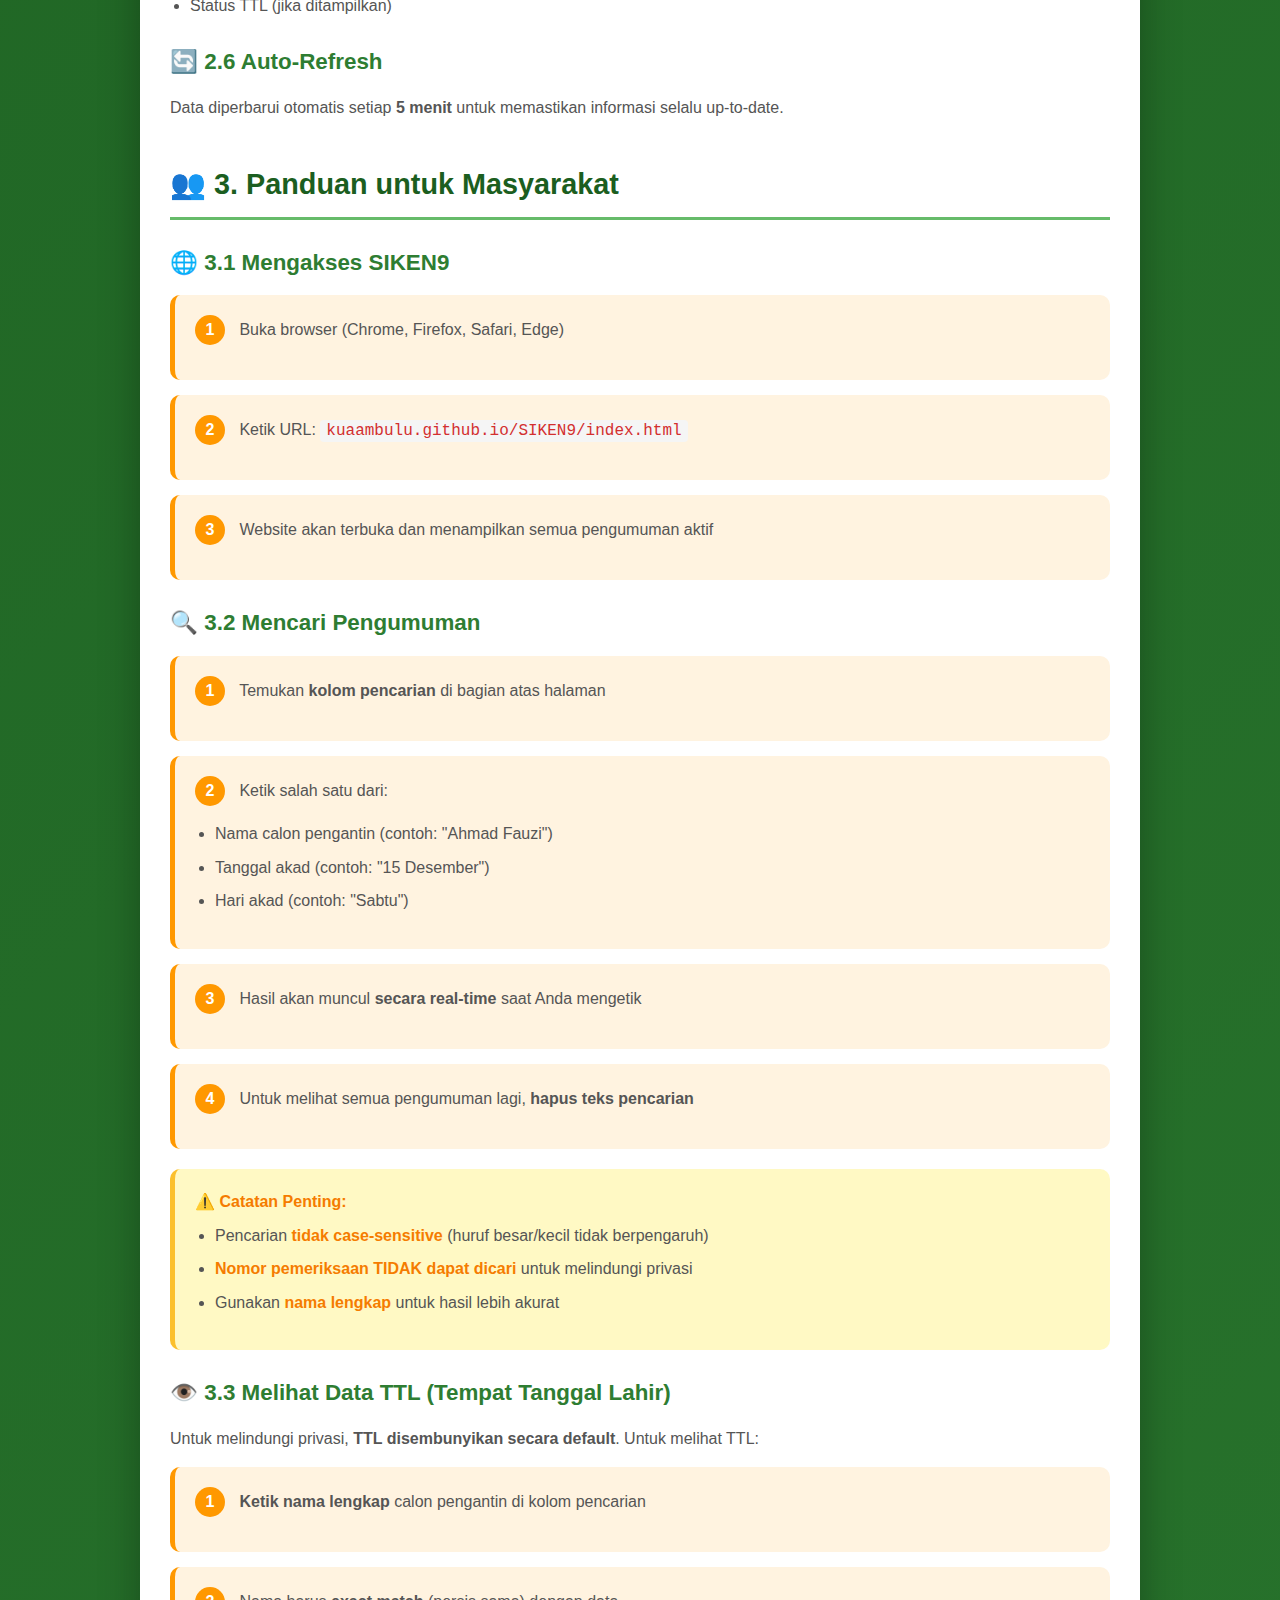
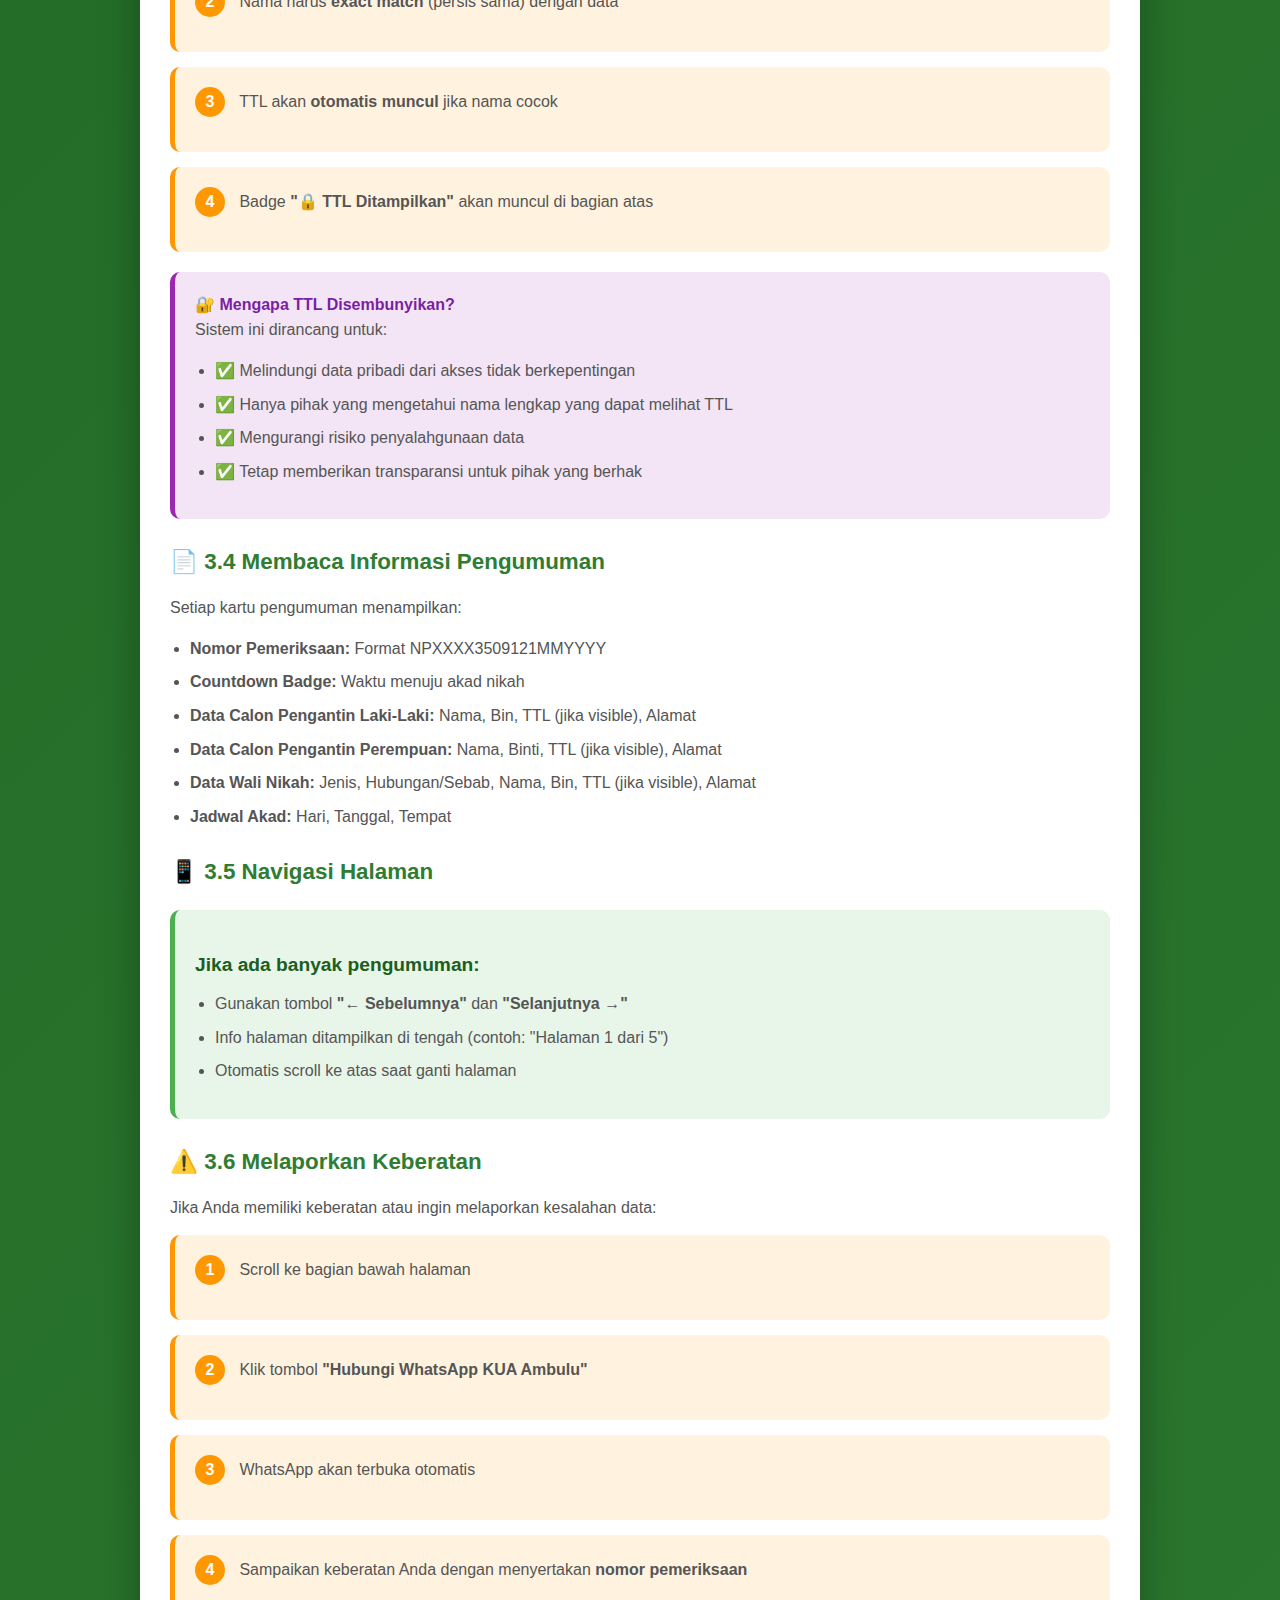
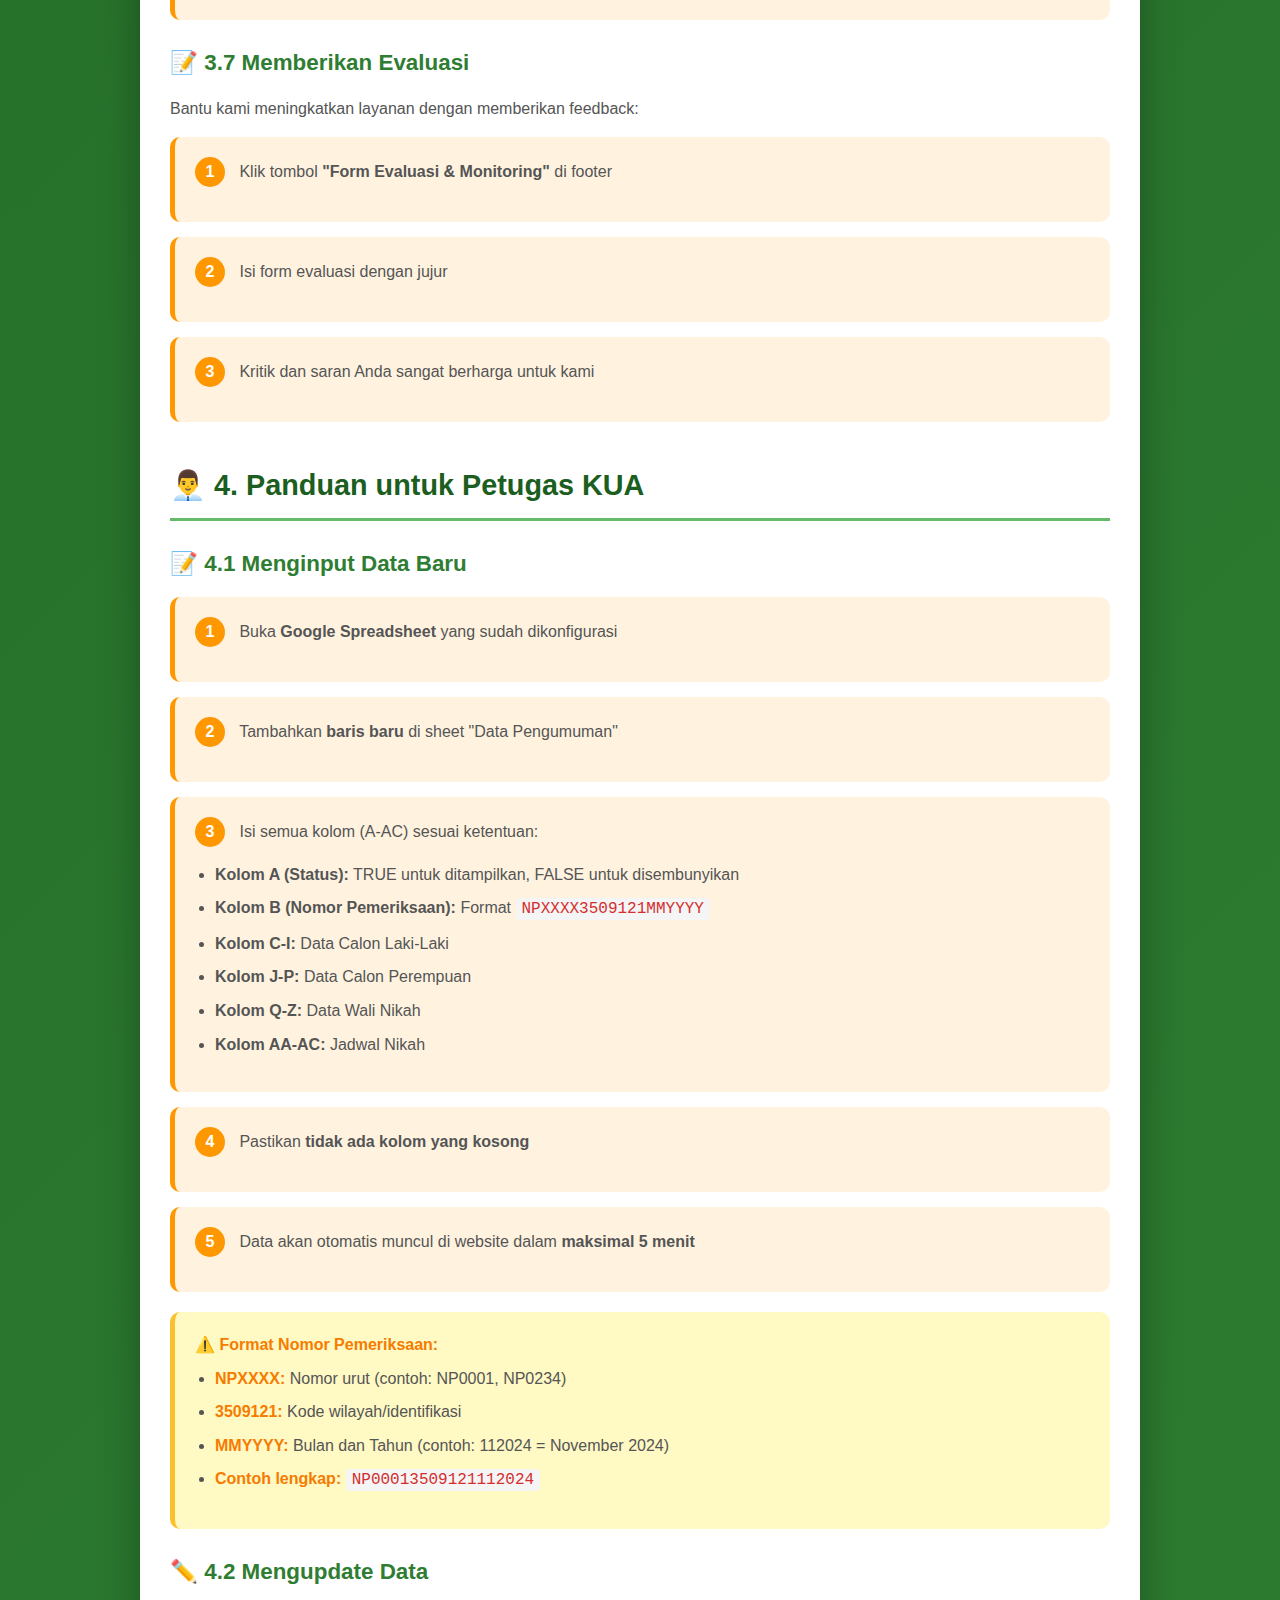
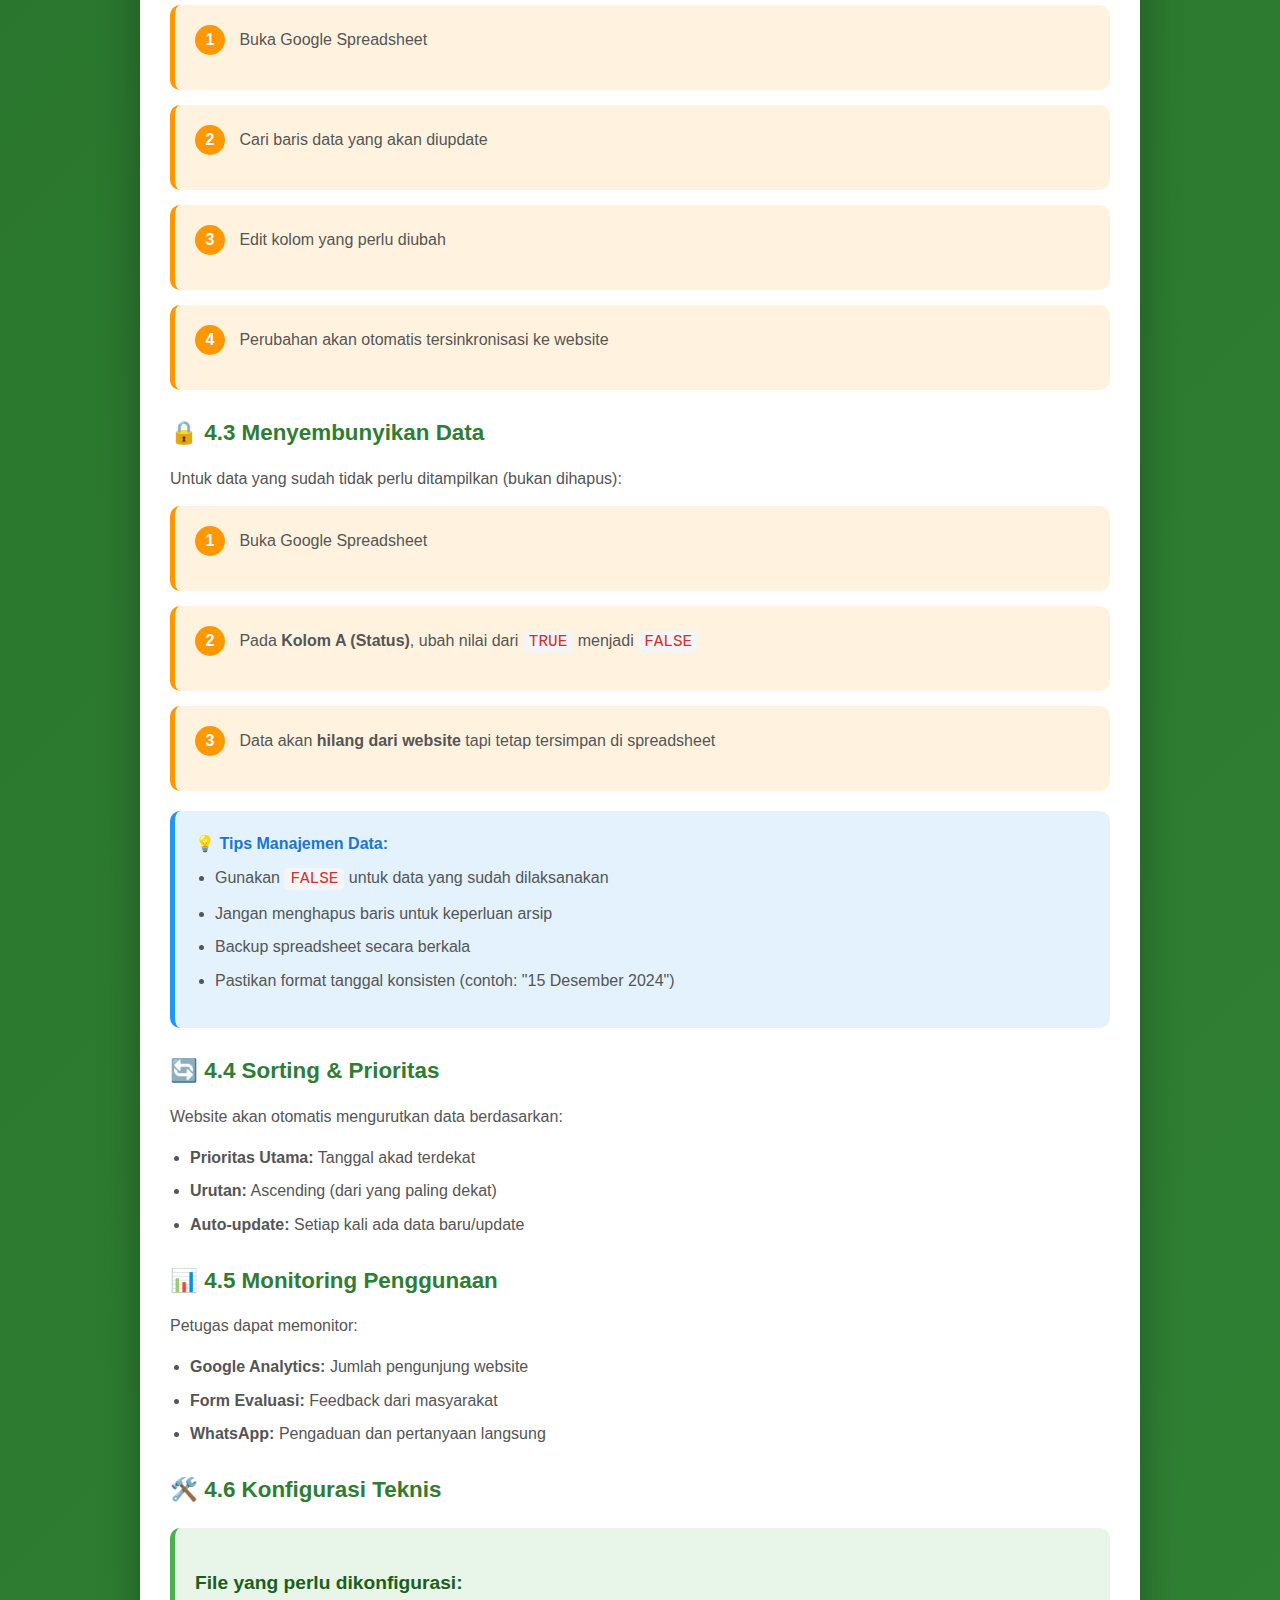
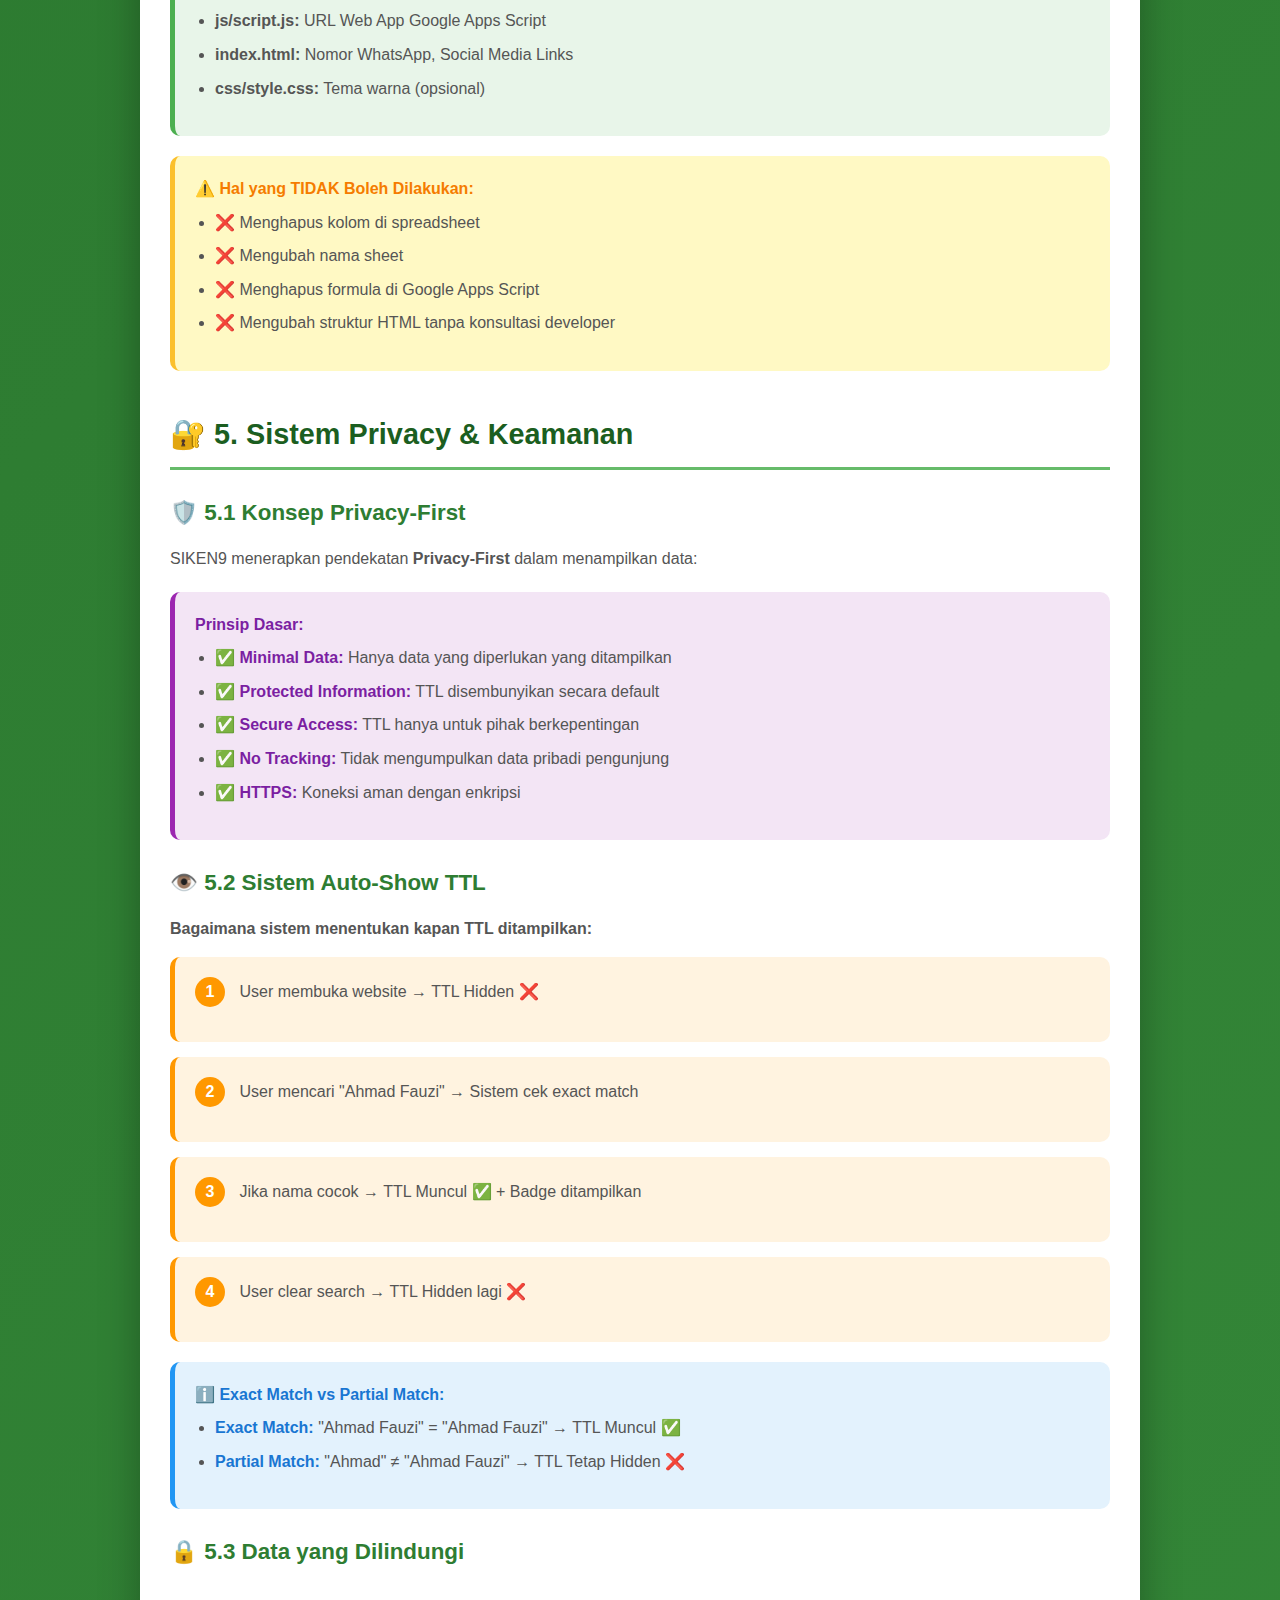
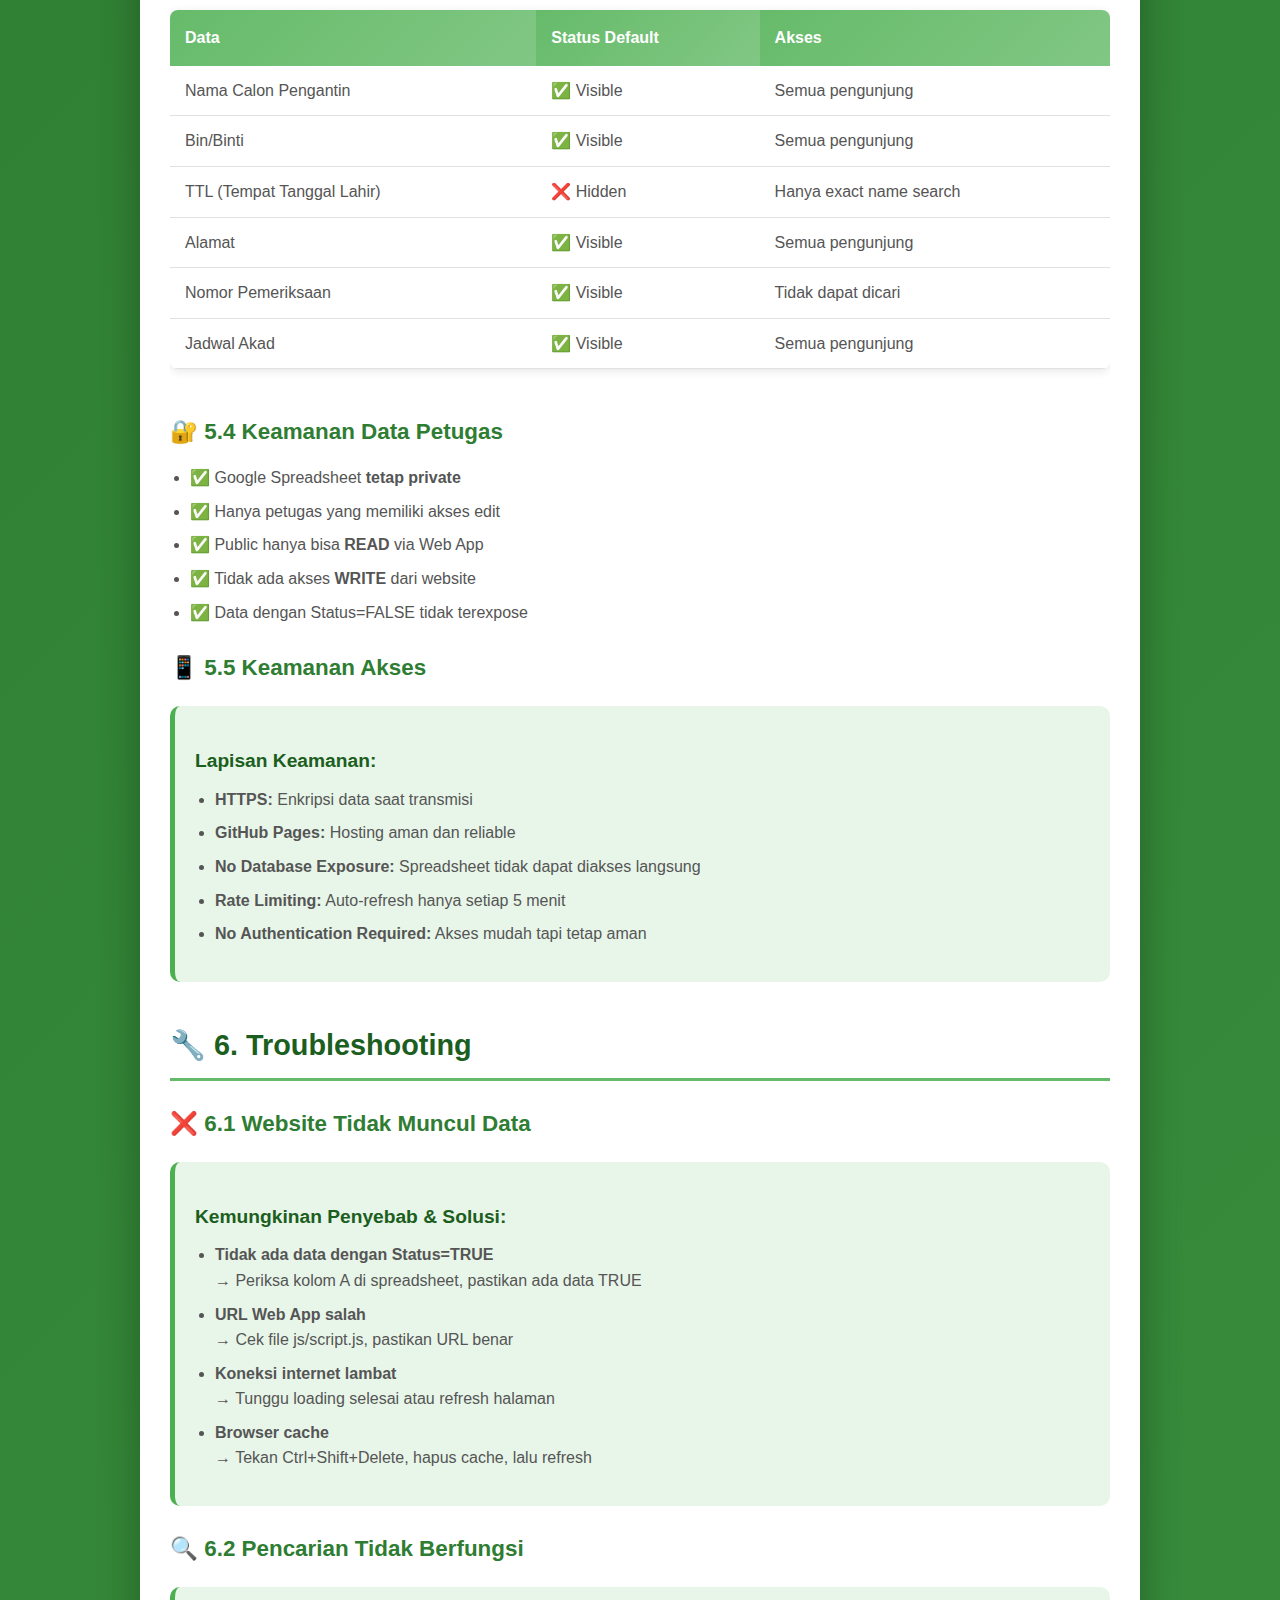
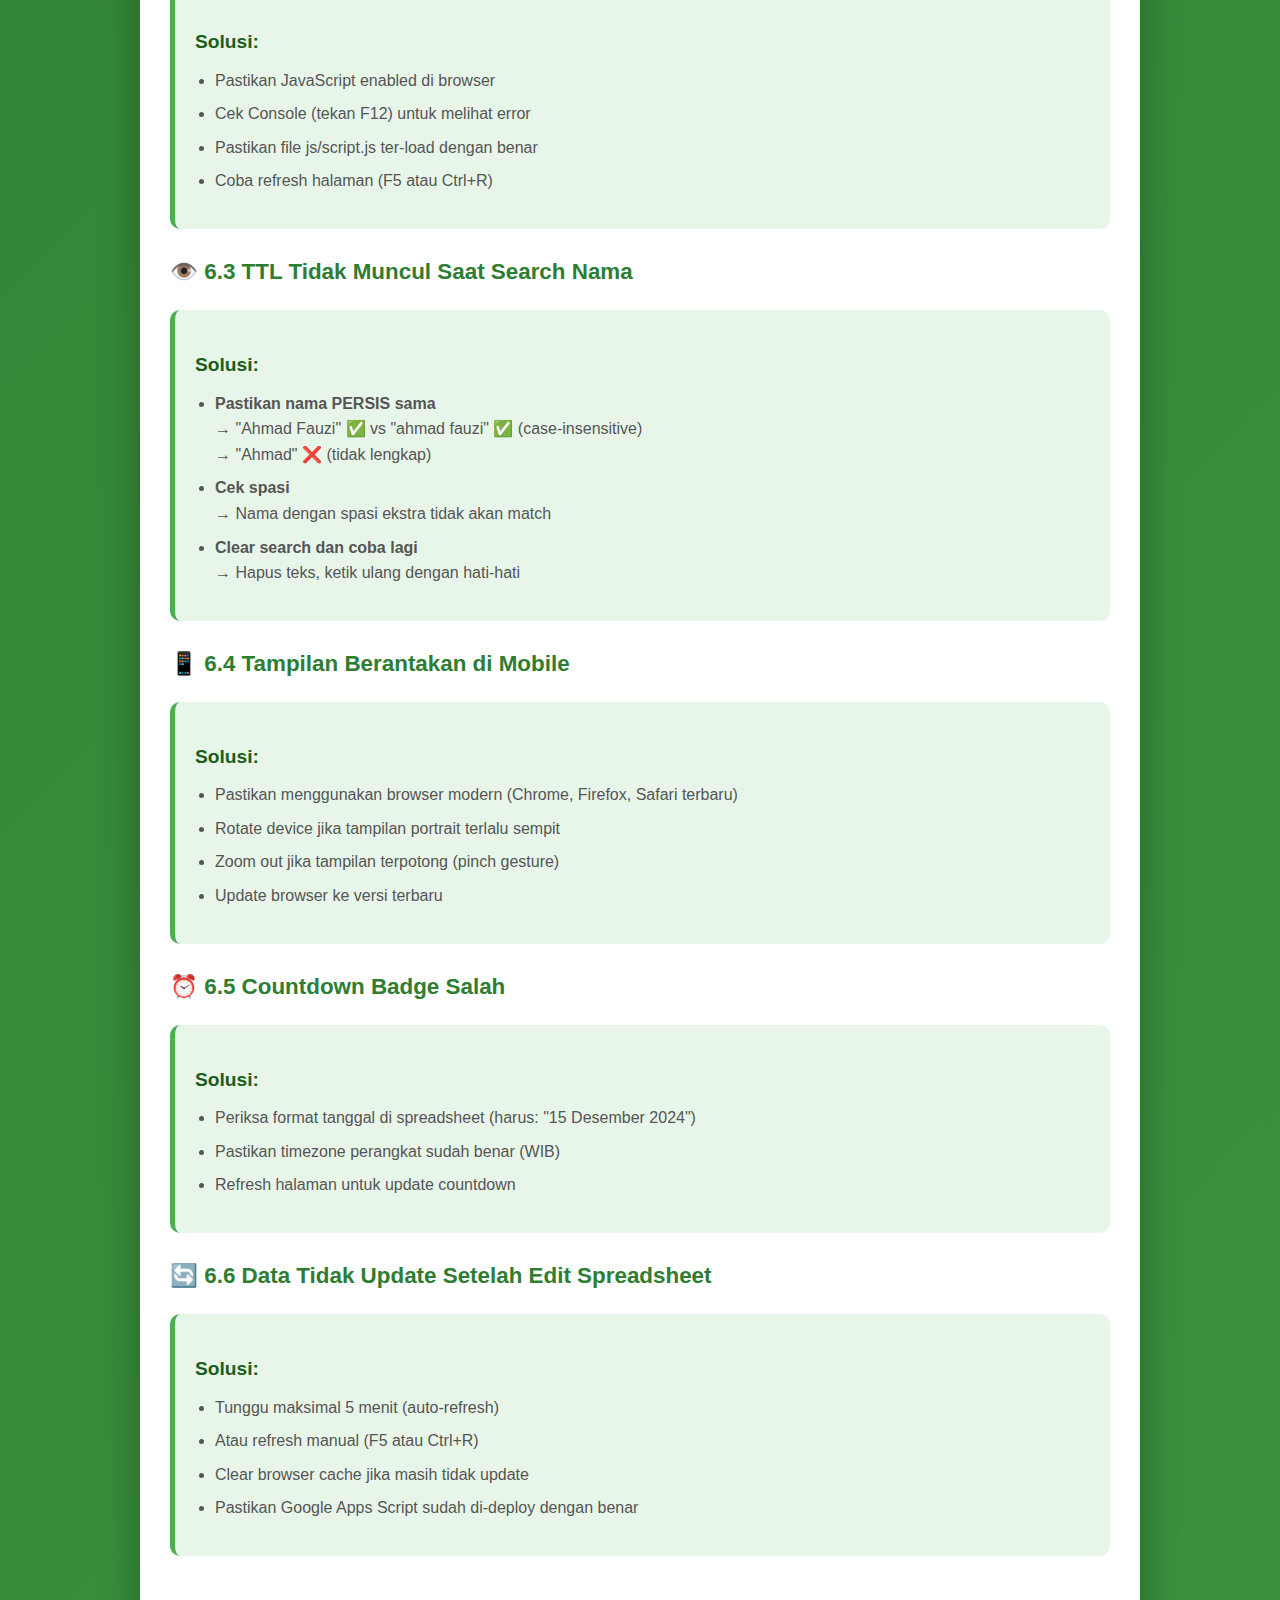
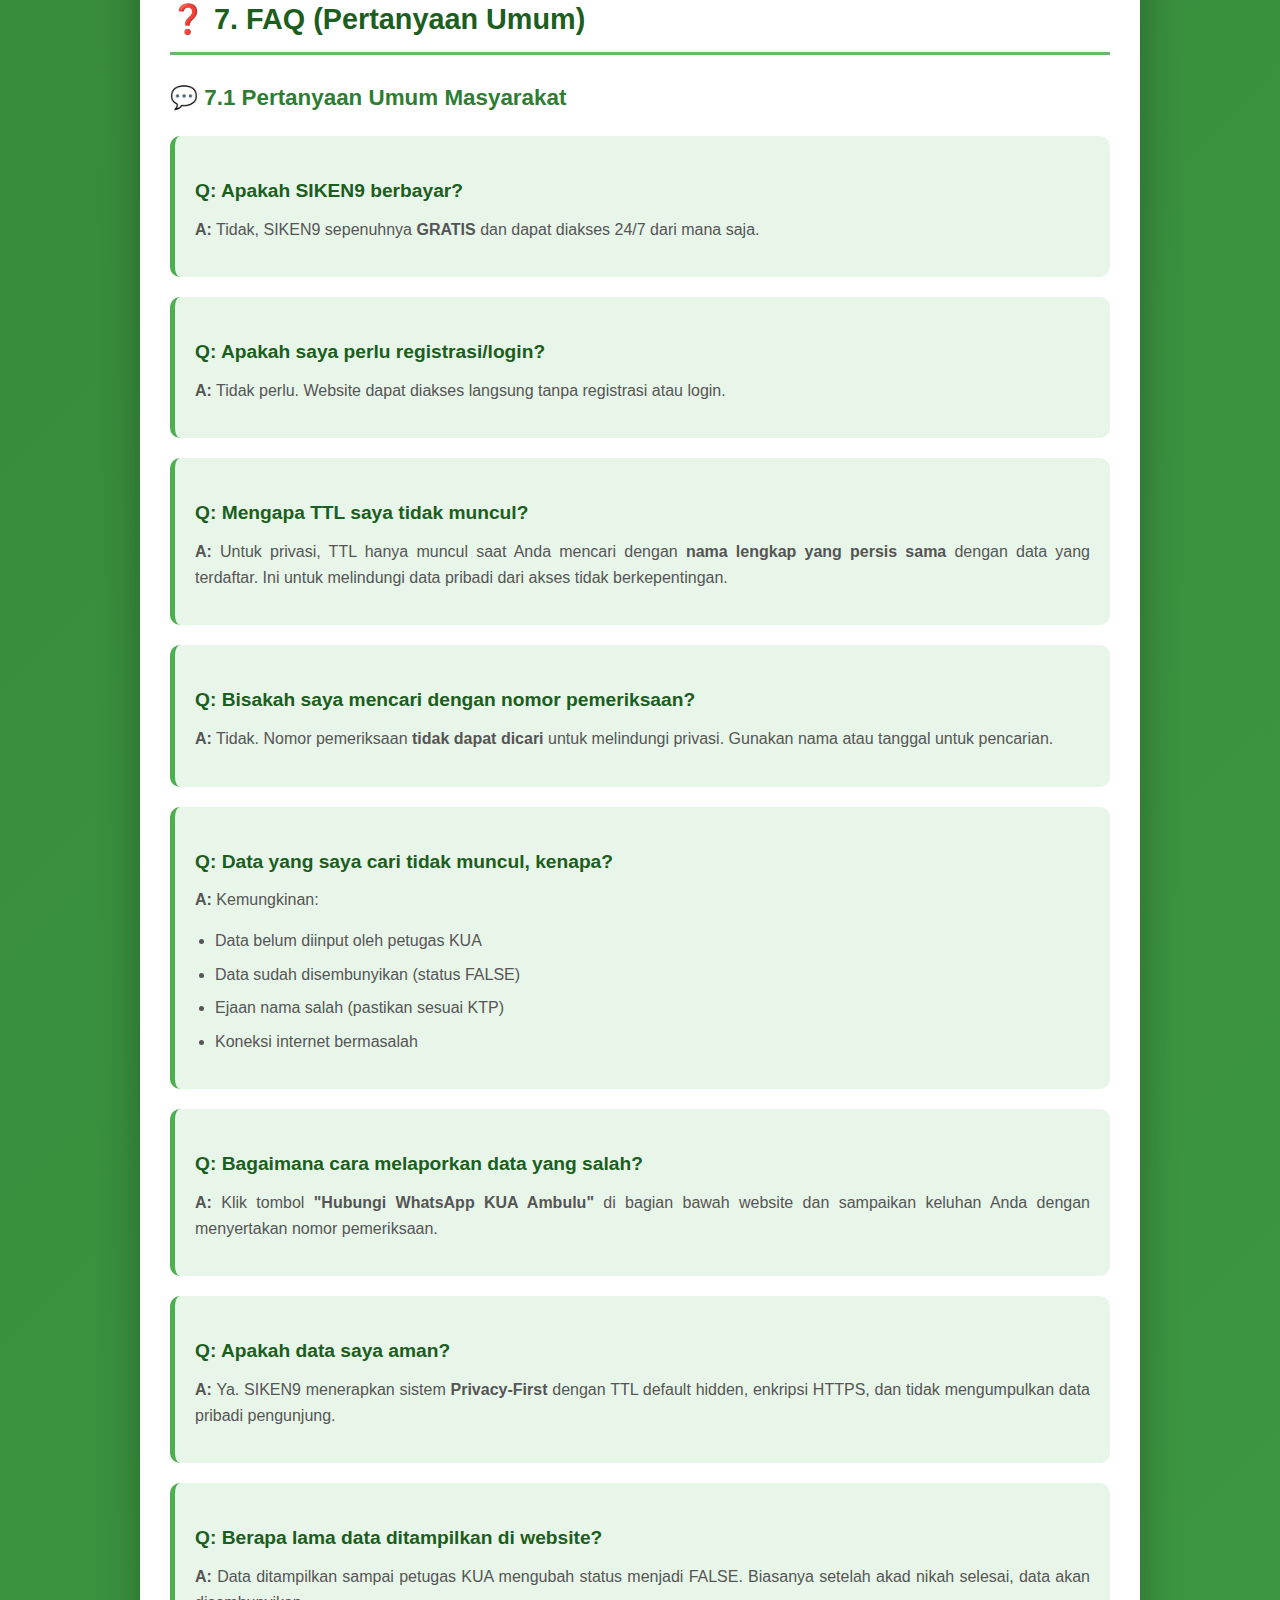
<file: Docs/panduan-siken9.html>
<!DOCTYPE html>
<html lang="id">
<head>
    <meta charset="UTF-8">
    <meta name="viewport" content="width=device-width, initial-scale=1.0">
    <title>Panduan Penggunaan SIKEN9 - KUA Ambulu</title>
    <link rel="icon" type="image/png" href="../asset/Icon.png">
    <style>
        * {
            margin: 0;
            padding: 0;
            box-sizing: border-box;
        }

        body {
            font-family: 'Segoe UI', Tahoma, Geneva, Verdana, sans-serif;
            background: linear-gradient(135deg, #1b5e20 0%, #2e7d32 50%, #43a047 100%);
            min-height: 100vh;
            padding: 20px;
            line-height: 1.6;
        }

        .container {
            max-width: 1000px;
            margin: 0 auto;
            background: white;
            border-radius: 20px;
            box-shadow: 0 10px 40px rgba(0,0,0,0.3);
            overflow: hidden;
        }

        .header {
            background: linear-gradient(135deg, #1b5e20 0%, #2e7d32 100%);
            color: white;
            padding: 40px 30px;
            text-align: center;
        }

        .header img {
            width: 80px;
            height: 80px;
            margin-bottom: 15px;
            background: white;
            border-radius: 50%;
            padding: 10px;
        }

        .header h1 {
            font-size: 2.2em;
            margin-bottom: 10px;
            text-shadow: 2px 2px 4px rgba(0,0,0,0.2);
        }

        .header p {
            font-size: 1.1em;
            opacity: 0.9;
        }

        .version-badge {
            display: inline-block;
            background: rgba(255,255,255,0.2);
            padding: 5px 15px;
            border-radius: 20px;
            margin-top: 10px;
            font-size: 0.9em;
        }

        .content {
            padding: 40px 30px;
        }

        .nav-menu {
            background: #f5f5f5;
            padding: 20px;
            border-radius: 10px;
            margin-bottom: 30px;
            border-left: 5px solid #66bb6a;
        }

        .nav-menu h3 {
            color: #1b5e20;
            margin-bottom: 15px;
            font-size: 1.3em;
        }

        .nav-menu ul {
            list-style: none;
        }

        .nav-menu li {
            margin: 8px 0;
        }

        .nav-menu a {
            color: #2e7d32;
            text-decoration: none;
            font-weight: 500;
            transition: all 0.3s;
            display: inline-block;
        }

        .nav-menu a:hover {
            color: #1b5e20;
            transform: translateX(5px);
        }

        .section {
            margin-bottom: 40px;
            scroll-margin-top: 20px;
        }

        .section h2 {
            color: #1b5e20;
            font-size: 1.8em;
            margin-bottom: 20px;
            padding-bottom: 10px;
            border-bottom: 3px solid #66bb6a;
            display: flex;
            align-items: center;
            gap: 10px;
        }

        .section h3 {
            color: #2e7d32;
            font-size: 1.4em;
            margin: 25px 0 15px 0;
            display: flex;
            align-items: center;
            gap: 8px;
        }

        .section h4 {
            color: #43a047;
            font-size: 1.2em;
            margin: 20px 0 10px 0;
        }

        .section p {
            color: #555;
            margin-bottom: 15px;
            text-align: justify;
        }

        .feature-box {
            background: #e8f5e9;
            padding: 20px;
            border-radius: 10px;
            margin: 20px 0;
            border-left: 5px solid #4caf50;
        }

        .feature-box h4 {
            color: #1b5e20;
            margin-bottom: 10px;
        }

        .feature-list {
            margin-left: 20px;
        }

        .feature-list li {
            margin: 10px 0;
            color: #333;
        }

        .step-box {
            background: #fff3e0;
            padding: 20px;
            border-radius: 10px;
            margin: 15px 0;
            border-left: 5px solid #ff9800;
        }

        .step-number {
            display: inline-block;
            background: #ff9800;
            color: white;
            width: 30px;
            height: 30px;
            border-radius: 50%;
            text-align: center;
            line-height: 30px;
            font-weight: bold;
            margin-right: 10px;
        }

        .warning-box {
            background: #fff9c4;
            padding: 20px;
            border-radius: 10px;
            margin: 20px 0;
            border-left: 5px solid #fbc02d;
        }

        .warning-box strong {
            color: #f57c00;
        }

        .info-box {
            background: #e3f2fd;
            padding: 20px;
            border-radius: 10px;
            margin: 20px 0;
            border-left: 5px solid #2196f3;
        }

        .info-box strong {
            color: #1976d2;
        }

        .privacy-box {
            background: #f3e5f5;
            padding: 20px;
            border-radius: 10px;
            margin: 20px 0;
            border-left: 5px solid #9c27b0;
        }

        .privacy-box strong {
            color: #7b1fa2;
        }

        .screenshot {
            width: 100%;
            max-width: 600px;
            border-radius: 10px;
            box-shadow: 0 5px 15px rgba(0,0,0,0.2);
            margin: 20px auto;
            display: block;
        }

        .btn {
            display: inline-block;
            padding: 12px 30px;
            background: linear-gradient(135deg, #66bb6a 0%, #81c784 100%);
            color: white;
            text-decoration: none;
            border-radius: 50px;
            font-weight: bold;
            transition: all 0.3s;
            margin: 10px 5px;
            box-shadow: 0 3px 10px rgba(102, 187, 106, 0.3);
        }

        .btn:hover {
            background: linear-gradient(135deg, #43a047 0%, #66bb6a 100%);
            transform: translateY(-2px);
            box-shadow: 0 5px 15px rgba(102, 187, 106, 0.4);
        }

        .btn-primary {
            background: linear-gradient(135deg, #2196f3 0%, #1976d2 100%);
        }

        .btn-primary:hover {
            background: linear-gradient(135deg, #1976d2 0%, #1565c0 100%);
        }

        .footer {
            background: linear-gradient(135deg, #1b5e20 0%, #2e7d32 100%);
            color: white;
            text-align: center;
            padding: 30px;
        }

        .footer a {
            color: #81c784;
            text-decoration: none;
            font-weight: bold;
        }

        .table-responsive {
            overflow-x: auto;
            margin: 20px 0;
        }

        table {
            width: 100%;
            border-collapse: collapse;
            margin: 20px 0;
            background: white;
            box-shadow: 0 2px 10px rgba(0,0,0,0.1);
            border-radius: 8px;
            overflow: hidden;
        }

        th {
            background: linear-gradient(135deg, #66bb6a 0%, #81c784 100%);
            color: white;
            padding: 15px;
            text-align: left;
            font-weight: bold;
        }

        td {
            padding: 12px 15px;
            border-bottom: 1px solid #e0e0e0;
            color: #555;
        }

        tr:hover {
            background: #f5f5f5;
        }

        code {
            background: #f5f5f5;
            padding: 2px 6px;
            border-radius: 4px;
            color: #d32f2f;
            font-family: 'Courier New', monospace;
        }

        .icon-text {
            display: inline-flex;
            align-items: center;
            gap: 8px;
        }

        @media (max-width: 768px) {
            .header h1 {
                font-size: 1.6em;
            }

            .content {
                padding: 20px 15px;
            }

            .section h2 {
                font-size: 1.4em;
            }

            .section h3 {
                font-size: 1.2em;
            }

            table {
                font-size: 0.9em;
            }

            th, td {
                padding: 10px;
            }
        }

        .scroll-top {
            position: fixed;
            bottom: 30px;
            right: 30px;
            background: linear-gradient(135deg, #66bb6a 0%, #81c784 100%);
            color: white;
            width: 50px;
            height: 50px;
            border-radius: 50%;
            display: flex;
            align-items: center;
            justify-content: center;
            cursor: pointer;
            box-shadow: 0 5px 15px rgba(0,0,0,0.3);
            transition: all 0.3s;
            font-size: 1.5em;
            text-decoration: none;
        }

        .scroll-top:hover {
            transform: translateY(-5px);
            box-shadow: 0 8px 20px rgba(0,0,0,0.4);
        }

        ul {
            margin-left: 20px;
            margin-bottom: 15px;
        }

        ul li {
            margin: 8px 0;
            color: #555;
        }

        .highlight {
            background: #ffeb3b;
            padding: 2px 6px;
            border-radius: 3px;
            font-weight: bold;
        }
    </style>
</head>
<body>
    <div class="container">
        <!-- Header -->
        <div class="header">
            <img src="../asset/Icon.png" alt="Logo SIKEN9">
            <h1>📖 PANDUAN PENGGUNAAN SIKEN9</h1>
            <p>Sistem Informasi Kehendak Nikah</p>
            <p>Kantor Urusan Agama Kecamatan Ambulu</p>
            <div class="version-badge">Version 2.3</div>
        </div>

        <!-- Content -->
        <div class="content">
            <!-- Daftar Isi -->
            <div class="nav-menu">
                <h3>📑 Daftar Isi</h3>
                <ul>
                    <li><a href="#tentang">1. Tentang SIKEN9</a></li>
                    <li><a href="#fitur">2. Fitur Utama</a></li>
                    <li><a href="#masyarakat">3. Panduan untuk Masyarakat</a></li>
                    <li><a href="#petugas">4. Panduan untuk Petugas KUA</a></li>
                    <li><a href="#privacy">5. Sistem Privacy & Keamanan</a></li>
                    <li><a href="#troubleshooting">6. Troubleshooting</a></li>
                    <li><a href="#faq">7. FAQ (Pertanyaan Umum)</a></li>
                    <li><a href="#kontak">8. Kontak & Dukungan</a></li>
                </ul>
            </div>

            <!-- Section 1: Tentang SIKEN9 -->
            <section id="tentang" class="section">
                <h2>📱 1. Tentang SIKEN9</h2>
                
                <p>
                    <strong>SIKEN9 (Sistem Informasi Kehendak Nikah)</strong> adalah aplikasi web digital yang dikembangkan oleh KUA Kecamatan Ambulu untuk memudahkan akses masyarakat terhadap informasi pengumuman kehendak nikah sesuai dengan <strong>Peraturan Menteri Agama (PMA) No. 30 Tahun 2024</strong>.
                </p>

                <div class="feature-box">
                    <h4>🎯 Tujuan SIKEN9</h4>
                    <ul>
                        <li>Meningkatkan transparansi pelayanan pernikahan</li>
                        <li>Memudahkan masyarakat mengakses informasi pengumuman nikah</li>
                        <li>Melindungi data pribadi dengan sistem privacy-first</li>
                        <li>Mempercepat proses verifikasi dan konfirmasi data</li>
                        <li>Mengurangi penggunaan papan pengumuman fisik</li>
                    </ul>
                </div>

                <div class="info-box">
                    <strong>ℹ️ Informasi Penting:</strong>
                    <ul>
                        <li><strong>Website:</strong> <a href="https://kuaambulu.github.io/SIKEN9/index.html" target="_blank">kuaambulu.github.io/SIKEN9</a></li>
                        <li><strong>Platform:</strong> Web-based (dapat diakses dari browser)</li>
                        <li><strong>Akses:</strong> 24/7 dari mana saja</li>
                        <li><strong>Gratis:</strong> Tidak ada biaya untuk mengakses</li>
                    </ul>
                </div>
            </section>

            <!-- Section 2: Fitur Utama -->
            <section id="fitur" class="section">
                <h2>✨ 2. Fitur Utama SIKEN9</h2>

                <h3>🔍 2.1 Pencarian Canggih</h3>
                <div class="feature-box">
                    <p>Sistem pencarian real-time yang memungkinkan Anda mencari pengumuman berdasarkan:</p>
                    <ul>
                        <li>✅ <strong>Nama Calon Pengantin Laki-Laki</strong></li>
                        <li>✅ <strong>Nama Calon Pengantin Perempuan</strong></li>
                        <li>✅ <strong>Tanggal Akad Nikah</strong> (contoh: "15 Desember")</li>
                        <li>✅ <strong>Hari Akad Nikah</strong> (contoh: "Sabtu")</li>
                        <li>❌ Nomor pemeriksaan <strong>TIDAK</strong> dapat dicari (untuk privasi)</li>
                    </ul>
                </div>

                <h3>🔐 2.2 Smart Privacy Protection</h3>
                <div class="privacy-box">
                    <strong>🛡️ Sistem Keamanan Data TTL (Tempat Tanggal Lahir):</strong>
                    <ul>
                        <li><strong>Default Hidden:</strong> TTL disembunyikan untuk semua pengunjung</li>
                        <li><strong>Auto-Show:</strong> TTL hanya muncul saat pencarian nama lengkap (exact match)</li>
                        <li><strong>Indicator:</strong> Badge "🔒 TTL Ditampilkan" muncul saat data visible</li>
                        <li><strong>Protection:</strong> Melindungi data sensitif dari akses tidak berkepentingan</li>
                    </ul>
                </div>

                <h3>⏰ 2.3 Countdown Badge</h3>
                <p>Setiap pengumuman dilengkapi dengan badge waktu yang menunjukkan:</p>
                <div class="table-responsive">
                    <table>
                        <thead>
                            <tr>
                                <th>Badge</th>
                                <th>Warna</th>
                                <th>Keterangan</th>
                            </tr>
                        </thead>
                        <tbody>
                            <tr>
                                <td>🔔 HARI INI</td>
                                <td style="color: #e53935;">Merah</td>
                                <td>Akad nikah berlangsung hari ini</td>
                            </tr>
                            <tr>
                                <td>⏰ Besok</td>
                                <td style="color: #ff7043;">Orange</td>
                                <td>Akad nikah besok</td>
                            </tr>
                            <tr>
                                <td>⏱️ 2-7 Hari Lagi</td>
                                <td style="color: #ffa726;">Orange Terang</td>
                                <td>Akad dalam minggu ini</td>
                            </tr>
                            <tr>
                                <td>📅 8-30 Hari Lagi</td>
                                <td style="color: #66bb6a;">Hijau</td>
                                <td>Akad dalam bulan ini</td>
                            </tr>
                            <tr>
                                <td>📆 31+ Hari Lagi</td>
                                <td style="color: #42a5f5;">Biru</td>
                                <td>Akad lebih dari sebulan</td>
                            </tr>
                            <tr>
                                <td>Sudah Dilaksanakan</td>
                                <td style="color: #9e9e9e;">Abu-abu</td>
                                <td>Akad sudah selesai</td>
                            </tr>
                        </tbody>
                    </table>
                </div>

                <h3>📱 2.4 Responsive Design</h3>
                <div class="feature-box">
                    <p>SIKEN9 dapat diakses optimal dari berbagai perangkat:</p>
                    <ul>
                        <li>💻 <strong>Desktop:</strong> Tampilan 3 kolom (3 kartu per halaman)</li>
                        <li>📱 <strong>Tablet:</strong> Tampilan 2 kolom (2 kartu per halaman)</li>
                        <li>📲 <strong>Mobile:</strong> Tampilan 1 kolom (1 kartu per halaman)</li>
                    </ul>
                </div>

                <h3>📊 2.5 Statistik Real-Time</h3>
                <p>Menampilkan informasi:</p>
                <ul>
                    <li>Total pengumuman aktif</li>
                    <li>Jumlah hasil pencarian</li>
                    <li>Status TTL (jika ditampilkan)</li>
                </ul>

                <h3>🔄 2.6 Auto-Refresh</h3>
                <p>Data diperbarui otomatis setiap <strong>5 menit</strong> untuk memastikan informasi selalu up-to-date.</p>
            </section>

            <!-- Section 3: Panduan untuk Masyarakat -->
            <section id="masyarakat" class="section">
                <h2>👥 3. Panduan untuk Masyarakat</h2>

                <h3>🌐 3.1 Mengakses SIKEN9</h3>
                <div class="step-box">
                    <p><span class="step-number">1</span> Buka browser (Chrome, Firefox, Safari, Edge)</p>
                </div>
                <div class="step-box">
                    <p><span class="step-number">2</span> Ketik URL: <code>kuaambulu.github.io/SIKEN9/index.html</code></p>
                </div>
                <div class="step-box">
                    <p><span class="step-number">3</span> Website akan terbuka dan menampilkan semua pengumuman aktif</p>
                </div>

                <h3>🔍 3.2 Mencari Pengumuman</h3>
                <div class="step-box">
                    <p><span class="step-number">1</span> Temukan <strong>kolom pencarian</strong> di bagian atas halaman</p>
                </div>
                <div class="step-box">
                    <p><span class="step-number">2</span> Ketik salah satu dari:</p>
                    <ul>
                        <li>Nama calon pengantin (contoh: "Ahmad Fauzi")</li>
                        <li>Tanggal akad (contoh: "15 Desember")</li>
                        <li>Hari akad (contoh: "Sabtu")</li>
                    </ul>
                </div>
                <div class="step-box">
                    <p><span class="step-number">3</span> Hasil akan muncul <strong>secara real-time</strong> saat Anda mengetik</p>
                </div>
                <div class="step-box">
                    <p><span class="step-number">4</span> Untuk melihat semua pengumuman lagi, <strong>hapus teks pencarian</strong></p>
                </div>

                <div class="warning-box">
                    <strong>⚠️ Catatan Penting:</strong>
                    <ul>
                        <li>Pencarian <strong>tidak case-sensitive</strong> (huruf besar/kecil tidak berpengaruh)</li>
                        <li><strong>Nomor pemeriksaan TIDAK dapat dicari</strong> untuk melindungi privasi</li>
                        <li>Gunakan <strong>nama lengkap</strong> untuk hasil lebih akurat</li>
                    </ul>
                </div>

                <h3>👁️ 3.3 Melihat Data TTL (Tempat Tanggal Lahir)</h3>
                <p>Untuk melindungi privasi, <strong>TTL disembunyikan secara default</strong>. Untuk melihat TTL:</p>
                
                <div class="step-box">
                    <p><span class="step-number">1</span> <strong>Ketik nama lengkap</strong> calon pengantin di kolom pencarian</p>
                </div>
                <div class="step-box">
                    <p><span class="step-number">2</span> Nama harus <strong>exact match</strong> (persis sama) dengan data</p>
                </div>
                <div class="step-box">
                    <p><span class="step-number">3</span> TTL akan <strong>otomatis muncul</strong> jika nama cocok</p>
                </div>
                <div class="step-box">
                    <p><span class="step-number">4</span> Badge <strong>"🔒 TTL Ditampilkan"</strong> akan muncul di bagian atas</p>
                </div>

                <div class="privacy-box">
                    <strong>🔐 Mengapa TTL Disembunyikan?</strong>
                    <p>Sistem ini dirancang untuk:</p>
                    <ul>
                        <li>✅ Melindungi data pribadi dari akses tidak berkepentingan</li>
                        <li>✅ Hanya pihak yang mengetahui nama lengkap yang dapat melihat TTL</li>
                        <li>✅ Mengurangi risiko penyalahgunaan data</li>
                        <li>✅ Tetap memberikan transparansi untuk pihak yang berhak</li>
                    </ul>
                </div>

                <h3>📄 3.4 Membaca Informasi Pengumuman</h3>
                <p>Setiap kartu pengumuman menampilkan:</p>
                <ul>
                    <li><strong>Nomor Pemeriksaan:</strong> Format NPXXXX3509121MMYYYY</li>
                    <li><strong>Countdown Badge:</strong> Waktu menuju akad nikah</li>
                    <li><strong>Data Calon Pengantin Laki-Laki:</strong> Nama, Bin, TTL (jika visible), Alamat</li>
                    <li><strong>Data Calon Pengantin Perempuan:</strong> Nama, Binti, TTL (jika visible), Alamat</li>
                    <li><strong>Data Wali Nikah:</strong> Jenis, Hubungan/Sebab, Nama, Bin, TTL (jika visible), Alamat</li>
                    <li><strong>Jadwal Akad:</strong> Hari, Tanggal, Tempat</li>
                </ul>

                <h3>📱 3.5 Navigasi Halaman</h3>
                <div class="feature-box">
                    <h4>Jika ada banyak pengumuman:</h4>
                    <ul>
                        <li>Gunakan tombol <strong>"← Sebelumnya"</strong> dan <strong>"Selanjutnya →"</strong></li>
                        <li>Info halaman ditampilkan di tengah (contoh: "Halaman 1 dari 5")</li>
                        <li>Otomatis scroll ke atas saat ganti halaman</li>
                    </ul>
                </div>

                <h3>⚠️ 3.6 Melaporkan Keberatan</h3>
                <p>Jika Anda memiliki keberatan atau ingin melaporkan kesalahan data:</p>
                <div class="step-box">
                    <p><span class="step-number">1</span> Scroll ke bagian bawah halaman</p>
                </div>
                <div class="step-box">
                    <p><span class="step-number">2</span> Klik tombol <strong>"Hubungi WhatsApp KUA Ambulu"</strong></p>
                </div>
                <div class="step-box">
                    <p><span class="step-number">3</span> WhatsApp akan terbuka otomatis</p>
                </div>
                <div class="step-box">
                    <p><span class="step-number">4</span> Sampaikan keberatan Anda dengan menyertakan <strong>nomor pemeriksaan</strong></p>
                </div>

                <h3>📝 3.7 Memberikan Evaluasi</h3>
                <p>Bantu kami meningkatkan layanan dengan memberikan feedback:</p>
                <div class="step-box">
                    <p><span class="step-number">1</span> Klik tombol <strong>"Form Evaluasi & Monitoring"</strong> di footer</p>
                </div>
                <div class="step-box">
                    <p><span class="step-number">2</span> Isi form evaluasi dengan jujur</p>
                </div>
                <div class="step-box">
                    <p><span class="step-number">3</span> Kritik dan saran Anda sangat berharga untuk kami</p>
                </div>
            </section>

            <!-- Section 4: Panduan untuk Petugas KUA -->
            <section id="petugas" class="section">
                <h2>👨‍💼 4. Panduan untuk Petugas KUA</h2>

                <h3>📝 4.1 Menginput Data Baru</h3>
                <div class="step-box">
                    <p><span class="step-number">1</span> Buka <strong>Google Spreadsheet</strong> yang sudah dikonfigurasi</p>
                </div>
                <div class="step-box">
                    <p><span class="step-number">2</span> Tambahkan <strong>baris baru</strong> di sheet "Data Pengumuman"</p>
                </div>
                <div class="step-box">
                    <p><span class="step-number">3</span> Isi semua kolom (A-AC) sesuai ketentuan:</p>
                    <ul>
                        <li><strong>Kolom A (Status):</strong> TRUE untuk ditampilkan, FALSE untuk disembunyikan</li>
                        <li><strong>Kolom B (Nomor Pemeriksaan):</strong> Format <code>NPXXXX3509121MMYYYY</code></li>
                        <li><strong>Kolom C-I:</strong> Data Calon Laki-Laki</li>
                        <li><strong>Kolom J-P:</strong> Data Calon Perempuan</li>
                        <li><strong>Kolom Q-Z:</strong> Data Wali Nikah</li>
                        <li><strong>Kolom AA-AC:</strong> Jadwal Nikah</li>
                    </ul>
                </div>
                <div class="step-box">
                    <p><span class="step-number">4</span> Pastikan <strong>tidak ada kolom yang kosong</strong></p>
                </div>
                <div class="step-box">
                    <p><span class="step-number">5</span> Data akan otomatis muncul di website dalam <strong>maksimal 5 menit</strong></p>
                </div>

                <div class="warning-box">
                    <strong>⚠️ Format Nomor Pemeriksaan:</strong>
                    <ul>
                        <li><strong>NPXXXX:</strong> Nomor urut (contoh: NP0001, NP0234)</li>
                        <li><strong>3509121:</strong> Kode wilayah/identifikasi</li>
                        <li><strong>MMYYYY:</strong> Bulan dan Tahun (contoh: 112024 = November 2024)</li>
                        <li><strong>Contoh lengkap:</strong> <code>NP00013509121112024</code></li>
                    </ul>
                </div>

                <h3>✏️ 4.2 Mengupdate Data</h3>
                <div class="step-box">
                    <p><span class="step-number">1</span> Buka Google Spreadsheet</p>
                </div>
                <div class="step-box">
                    <p><span class="step-number">2</span> Cari baris data yang akan diupdate</p>
                </div>
                <div class="step-box">
                    <p><span class="step-number">3</span> Edit kolom yang perlu diubah</p>
                </div>
                <div class="step-box">
                    <p><span class="step-number">4</span> Perubahan akan otomatis tersinkronisasi ke website</p>
                </div>

                <h3>🔒 4.3 Menyembunyikan Data</h3>
                <p>Untuk data yang sudah tidak perlu ditampilkan (bukan dihapus):</p>
                <div class="step-box">
                    <p><span class="step-number">1</span> Buka Google Spreadsheet</p>
                </div>
                <div class="step-box">
                    <p><span class="step-number">2</span> Pada <strong>Kolom A (Status)</strong>, ubah nilai dari <code>TRUE</code> menjadi <code>FALSE</code></p>
                </div>
                <div class="step-box">
                    <p><span class="step-number">3</span> Data akan <strong>hilang dari website</strong> tapi tetap tersimpan di spreadsheet</p>
                </div>

                <div class="info-box">
                    <strong>💡 Tips Manajemen Data:</strong>
                    <ul>
                        <li>Gunakan <code>FALSE</code> untuk data yang sudah dilaksanakan</li>
                        <li>Jangan menghapus baris untuk keperluan arsip</li>
                        <li>Backup spreadsheet secara berkala</li>
                        <li>Pastikan format tanggal konsisten (contoh: "15 Desember 2024")</li>
                    </ul>
                </div>

                <h3>🔄 4.4 Sorting & Prioritas</h3>
                <p>Website akan otomatis mengurutkan data berdasarkan:</p>
                <ul>
                    <li><strong>Prioritas Utama:</strong> Tanggal akad terdekat</li>
                    <li><strong>Urutan:</strong> Ascending (dari yang paling dekat)</li>
                    <li><strong>Auto-update:</strong> Setiap kali ada data baru/update</li>
                </ul>

                <h3>📊 4.5 Monitoring Penggunaan</h3>
                <p>Petugas dapat memonitor:</p>
                <ul>
                    <li><strong>Google Analytics:</strong> Jumlah pengunjung website</li>
                    <li><strong>Form Evaluasi:</strong> Feedback dari masyarakat</li>
                    <li><strong>WhatsApp:</strong> Pengaduan dan pertanyaan langsung</li>
                </ul>

                <h3>🛠️ 4.6 Konfigurasi Teknis</h3>
                <div class="feature-box">
                    <h4>File yang perlu dikonfigurasi:</h4>
                    <ul>
                        <li><strong>js/script.js:</strong> URL Web App Google Apps Script</li>
                        <li><strong>index.html:</strong> Nomor WhatsApp, Social Media Links</li>
                        <li><strong>css/style.css:</strong> Tema warna (opsional)</li>
                    </ul>
                </div>

                <div class="warning-box">
                    <strong>⚠️ Hal yang TIDAK Boleh Dilakukan:</strong>
                    <ul>
                        <li>❌ Menghapus kolom di spreadsheet</li>
                        <li>❌ Mengubah nama sheet</li>
                        <li>❌ Menghapus formula di Google Apps Script</li>
                        <li>❌ Mengubah struktur HTML tanpa konsultasi developer</li>
                    </ul>
                </div>
            </section>

            <!-- Section 5: Privacy & Keamanan -->
            <section id="privacy" class="section">
                <h2>🔐 5. Sistem Privacy & Keamanan</h2>

                <h3>🛡️ 5.1 Konsep Privacy-First</h3>
                <p>SIKEN9 menerapkan pendekatan <strong>Privacy-First</strong> dalam menampilkan data:</p>
                
                <div class="privacy-box">
                    <strong>Prinsip Dasar:</strong>
                    <ul>
                        <li>✅ <strong>Minimal Data:</strong> Hanya data yang diperlukan yang ditampilkan</li>
                        <li>✅ <strong>Protected Information:</strong> TTL disembunyikan secara default</li>
                        <li>✅ <strong>Secure Access:</strong> TTL hanya untuk pihak berkepentingan</li>
                        <li>✅ <strong>No Tracking:</strong> Tidak mengumpulkan data pribadi pengunjung</li>
                        <li>✅ <strong>HTTPS:</strong> Koneksi aman dengan enkripsi</li>
                    </ul>
                </div>

                <h3>👁️ 5.2 Sistem Auto-Show TTL</h3>
                <p><strong>Bagaimana sistem menentukan kapan TTL ditampilkan:</strong></p>
                
                <div class="step-box">
                    <p><span class="step-number">1</span> User membuka website → TTL Hidden ❌</p>
                </div>
                <div class="step-box">
                    <p><span class="step-number">2</span> User mencari "Ahmad Fauzi" → Sistem cek exact match</p>
                </div>
                <div class="step-box">
                    <p><span class="step-number">3</span> Jika nama cocok → TTL Muncul ✅ + Badge ditampilkan</p>
                </div>
                <div class="step-box">
                    <p><span class="step-number">4</span> User clear search → TTL Hidden lagi ❌</p>
                </div>

                <div class="info-box">
                    <strong>ℹ️ Exact Match vs Partial Match:</strong>
                    <ul>
                        <li><strong>Exact Match:</strong> "Ahmad Fauzi" = "Ahmad Fauzi" → TTL Muncul ✅</li>
                        <li><strong>Partial Match:</strong> "Ahmad" ≠ "Ahmad Fauzi" → TTL Tetap Hidden ❌</li>
                    </ul>
                </div>

                <h3>🔒 5.3 Data yang Dilindungi</h3>
                <div class="table-responsive">
                    <table>
                        <thead>
                            <tr>
                                <th>Data</th>
                                <th>Status Default</th>
                                <th>Akses</th>
                            </tr>
                        </thead>
                        <tbody>
                            <tr>
                                <td>Nama Calon Pengantin</td>
                                <td>✅ Visible</td>
                                <td>Semua pengunjung</td>
                            </tr>
                            <tr>
                                <td>Bin/Binti</td>
                                <td>✅ Visible</td>
                                <td>Semua pengunjung</td>
                            </tr>
                            <tr>
                                <td>TTL (Tempat Tanggal Lahir)</td>
                                <td>❌ Hidden</td>
                                <td>Hanya exact name search</td>
                            </tr>
                            <tr>
                                <td>Alamat</td>
                                <td>✅ Visible</td>
                                <td>Semua pengunjung</td>
                            </tr>
                            <tr>
                                <td>Nomor Pemeriksaan</td>
                                <td>✅ Visible</td>
                                <td>Tidak dapat dicari</td>
                            </tr>
                            <tr>
                                <td>Jadwal Akad</td>
                                <td>✅ Visible</td>
                                <td>Semua pengunjung</td>
                            </tr>
                        </tbody>
                    </table>
                </div>

                <h3>🔐 5.4 Keamanan Data Petugas</h3>
                <ul>
                    <li>✅ Google Spreadsheet <strong>tetap private</strong></li>
                    <li>✅ Hanya petugas yang memiliki akses edit</li>
                    <li>✅ Public hanya bisa <strong>READ</strong> via Web App</li>
                    <li>✅ Tidak ada akses <strong>WRITE</strong> dari website</li>
                    <li>✅ Data dengan Status=FALSE tidak terexpose</li>
                </ul>

                <h3>📱 5.5 Keamanan Akses</h3>
                <div class="feature-box">
                    <h4>Lapisan Keamanan:</h4>
                    <ul>
                        <li><strong>HTTPS:</strong> Enkripsi data saat transmisi</li>
                        <li><strong>GitHub Pages:</strong> Hosting aman dan reliable</li>
                        <li><strong>No Database Exposure:</strong> Spreadsheet tidak dapat diakses langsung</li>
                        <li><strong>Rate Limiting:</strong> Auto-refresh hanya setiap 5 menit</li>
                        <li><strong>No Authentication Required:</strong> Akses mudah tapi tetap aman</li>
                    </ul>
                </div>
            </section>

            <!-- Section 6: Troubleshooting -->
            <section id="troubleshooting" class="section">
                <h2>🔧 6. Troubleshooting</h2>

                <h3>❌ 6.1 Website Tidak Muncul Data</h3>
                <div class="feature-box">
                    <h4>Kemungkinan Penyebab & Solusi:</h4>
                    <ul>
                        <li>
                            <strong>Tidak ada data dengan Status=TRUE</strong>
                            <br>→ Periksa kolom A di spreadsheet, pastikan ada data TRUE
                        </li>
                        <li>
                            <strong>URL Web App salah</strong>
                            <br>→ Cek file js/script.js, pastikan URL benar
                        </li>
                        <li>
                            <strong>Koneksi internet lambat</strong>
                            <br>→ Tunggu loading selesai atau refresh halaman
                        </li>
                        <li>
                            <strong>Browser cache</strong>
                            <br>→ Tekan Ctrl+Shift+Delete, hapus cache, lalu refresh
                        </li>
                    </ul>
                </div>

                <h3>🔍 6.2 Pencarian Tidak Berfungsi</h3>
                <div class="feature-box">
                    <h4>Solusi:</h4>
                    <ul>
                        <li>Pastikan JavaScript enabled di browser</li>
                        <li>Cek Console (tekan F12) untuk melihat error</li>
                        <li>Pastikan file js/script.js ter-load dengan benar</li>
                        <li>Coba refresh halaman (F5 atau Ctrl+R)</li>
                    </ul>
                </div>

                <h3>👁️ 6.3 TTL Tidak Muncul Saat Search Nama</h3>
                <div class="feature-box">
                    <h4>Solusi:</h4>
                    <ul>
                        <li>
                            <strong>Pastikan nama PERSIS sama</strong>
                            <br>→ "Ahmad Fauzi" ✅ vs "ahmad fauzi" ✅ (case-insensitive)
                            <br>→ "Ahmad" ❌ (tidak lengkap)
                        </li>
                        <li>
                            <strong>Cek spasi</strong>
                            <br>→ Nama dengan spasi ekstra tidak akan match
                        </li>
                        <li>
                            <strong>Clear search dan coba lagi</strong>
                            <br>→ Hapus teks, ketik ulang dengan hati-hati
                        </li>
                    </ul>
                </div>

                <h3>📱 6.4 Tampilan Berantakan di Mobile</h3>
                <div class="feature-box">
                    <h4>Solusi:</h4>
                    <ul>
                        <li>Pastikan menggunakan browser modern (Chrome, Firefox, Safari terbaru)</li>
                        <li>Rotate device jika tampilan portrait terlalu sempit</li>
                        <li>Zoom out jika tampilan terpotong (pinch gesture)</li>
                        <li>Update browser ke versi terbaru</li>
                    </ul>
                </div>

                <h3>⏰ 6.5 Countdown Badge Salah</h3>
                <div class="feature-box">
                    <h4>Solusi:</h4>
                    <ul>
                        <li>Periksa format tanggal di spreadsheet (harus: "15 Desember 2024")</li>
                        <li>Pastikan timezone perangkat sudah benar (WIB)</li>
                        <li>Refresh halaman untuk update countdown</li>
                    </ul>
                </div>

                <h3>🔄 6.6 Data Tidak Update Setelah Edit Spreadsheet</h3>
                <div class="feature-box">
                    <h4>Solusi:</h4>
                    <ul>
                        <li>Tunggu maksimal 5 menit (auto-refresh)</li>
                        <li>Atau refresh manual (F5 atau Ctrl+R)</li>
                        <li>Clear browser cache jika masih tidak update</li>
                        <li>Pastikan Google Apps Script sudah di-deploy dengan benar</li>
                    </ul>
                </div>
            </section>

            <!-- Section 7: FAQ -->
            <section id="faq" class="section">
                <h2>❓ 7. FAQ (Pertanyaan Umum)</h2>

                <h3>💬 7.1 Pertanyaan Umum Masyarakat</h3>

                <div class="feature-box">
                    <h4>Q: Apakah SIKEN9 berbayar?</h4>
                    <p><strong>A:</strong> Tidak, SIKEN9 sepenuhnya <strong>GRATIS</strong> dan dapat diakses 24/7 dari mana saja.</p>
                </div>

                <div class="feature-box">
                    <h4>Q: Apakah saya perlu registrasi/login?</h4>
                    <p><strong>A:</strong> Tidak perlu. Website dapat diakses langsung tanpa registrasi atau login.</p>
                </div>

                <div class="feature-box">
                    <h4>Q: Mengapa TTL saya tidak muncul?</h4>
                    <p><strong>A:</strong> Untuk privasi, TTL hanya muncul saat Anda mencari dengan <strong>nama lengkap yang persis sama</strong> dengan data yang terdaftar. Ini untuk melindungi data pribadi dari akses tidak berkepentingan.</p>
                </div>

                <div class="feature-box">
                    <h4>Q: Bisakah saya mencari dengan nomor pemeriksaan?</h4>
                    <p><strong>A:</strong> Tidak. Nomor pemeriksaan <strong>tidak dapat dicari</strong> untuk melindungi privasi. Gunakan nama atau tanggal untuk pencarian.</p>
                </div>

                <div class="feature-box">
                    <h4>Q: Data yang saya cari tidak muncul, kenapa?</h4>
                    <p><strong>A:</strong> Kemungkinan:</p>
                    <ul>
                        <li>Data belum diinput oleh petugas KUA</li>
                        <li>Data sudah disembunyikan (status FALSE)</li>
                        <li>Ejaan nama salah (pastikan sesuai KTP)</li>
                        <li>Koneksi internet bermasalah</li>
                    </ul>
                </div>

                <div class="feature-box">
                    <h4>Q: Bagaimana cara melaporkan data yang salah?</h4>
                    <p><strong>A:</strong> Klik tombol <strong>"Hubungi WhatsApp KUA Ambulu"</strong> di bagian bawah website dan sampaikan keluhan Anda dengan menyertakan nomor pemeriksaan.</p>
                </div>

                <div class="feature-box">
                    <h4>Q: Apakah data saya aman?</h4>
                    <p><strong>A:</strong> Ya. SIKEN9 menerapkan sistem <strong>Privacy-First</strong> dengan TTL default hidden, enkripsi HTTPS, dan tidak mengumpulkan data pribadi pengunjung.</p>
                </div>

                <div class="feature-box">
                    <h4>Q: Berapa lama data ditampilkan di website?</h4>
                    <p><strong>A:</strong> Data ditampilkan sampai petugas KUA mengubah status menjadi FALSE. Biasanya setelah akad nikah selesai, data akan disembunyikan.</p>
                </div>

                <h3>💼 7.2 Pertanyaan Petugas KUA</h3>

                <div class="feature-box">
                    <h4>Q: Bagaimana cara menghapus data?</h4>
                    <p><strong>A:</strong> Jangan hapus baris untuk keperluan arsip. Cukup ubah <strong>Status (Kolom A)</strong> dari TRUE menjadi FALSE.</p>
                </div>

                <div class="feature-box">
                    <h4>Q: Berapa lama data update setelah input?</h4>
                    <p><strong>A:</strong> Maksimal <strong>5 menit</strong> karena ada auto-refresh. Atau user bisa refresh manual.</p>
                </div>

                <div class="feature-box">
                    <h4>Q: Bisakah mengubah format nomor pemeriksaan?</h4>
                    <p><strong>A:</strong> Format sudah ditetapkan: <code>NPXXXX3509121MMYYYY</code>. Konsultasi dengan developer jika ingin mengubah.</p>
                </div>

                <div class="feature-box">
                    <h4>Q: Bagaimana cara backup data?</h4>
                    <p><strong>A:</strong> Di Google Spreadsheet: File → Download → Excel (.xlsx) atau CSV. Lakukan backup berkala.</p>
                </div>

                <div class="feature-box">
                    <h4>Q: Apakah bisa menambah kolom baru?</h4>
                    <p><strong>A:</strong> Tidak disarankan karena akan merusak struktur. Jika sangat perlu, konsultasi dengan developer.</p>
                </div>
            </section>

            <!-- Section 8: Kontak -->
            <section id="kontak" class="section">
                <h2>📞 8. Kontak & Dukungan</h2>

                <div class="feature-box">
                    <h4>🏢 Kantor Urusan Agama Kecamatan Ambulu</h4>
                    <p>
                        <strong>Alamat:</strong> Jl. Watu Ulo No. 113 Tegalsari, Ambulu, Kab. Jember. 68172<br>
                        <strong>WhatsApp:</strong> <a href="https://wa.me/6282146035081" target="_blank">082146035081</a><br>
                        <strong>Email:</strong> kua.ambulu@kemenag.go.id
                    </p>
                </div>

                <div class="info-box">
                    <h4>📱 Social Media</h4>
                    <ul>
                        <li><strong>Instagram:</strong> <a href="https://www.instagram.com/kuaambulu/" target="_blank">@kuaambulu</a></li>
                        <li><strong>Facebook:</strong> <a href="https://www.facebook.com/share/1MjeCrXmgN/" target="_blank">KUA Ambulu</a></li>
                        <li><strong>TikTok:</strong> <a href="https://www.tiktok.com/@kua.ambulu123" target="_blank">@kua.ambulu123</a></li>
                    </ul>
                </div>

                <div class="feature-box">
                    <h4>💻 Developer & Technical Support</h4>
                    <p>
                        <strong>Developed by:</strong> ZR48<br>
                        <strong>GitHub Repository:</strong> <a href="https://github.com/kuaambulu/SIKEN9" target="_blank">kuaambulu/SIKEN9</a><br>
                        <strong>Report Bug:</strong> <a href="https://github.com/kuaambulu/SIKEN9/issues" target="_blank">GitHub Issues</a>
                    </p>
                </div>

                <div class="warning-box">
                    <h4>⏰ Jam Layanan</h4>
                    <p>
                        <strong>Website SIKEN9:</strong> 24/7 (Selalu Online)<br>
                        <strong>WhatsApp & Kantor:</strong> Senin-Jumat, 08.00-15.00 WIB<br>
                        <strong>Hari Libur:</strong> Tutup (kecuali emergency)
                    </p>
                </div>

                <div class="info-box">
                    <h4>📝 Form Evaluasi & Monitoring</h4>
                    <p>Bantu kami meningkatkan layanan dengan memberikan feedback:</p>
                    <a href="https://kuaambulu.github.io/SIKEN9/Evaluasi/form-evaluasi-siken9.html" target="_blank" class="btn btn-primary">
                        📝 Isi Form Evaluasi
                    </a>
                </div>

                <div style="text-align: center; margin: 40px 0;">
                    <a href="https://kuaambulu.github.io/SIKEN9/index.html" target="_blank" class="btn" style="font-size: 1.2em;">
                        🌐 Buka SIKEN9 Sekarang
                    </a>
                </div>
            </section>

            <!-- Penutup -->
            <div style="text-align: center; padding: 40px 20px; background: #f5f5f5; border-radius: 10px; margin-top: 40px;">
                <h3 style="color: #1b5e20; margin-bottom: 15px;">✨ Terima Kasih</h3>
                <p style="color: #666; line-height: 1.8;">
                    Panduan ini dibuat untuk membantu Anda menggunakan SIKEN9 dengan optimal.<br>
                    Jika ada pertanyaan atau kendala, jangan ragu untuk menghubungi kami.<br>
                    <strong>Mari bersama tingkatkan pelayanan pernikahan yang lebih baik!</strong>
                </p>
                <div style="margin-top: 20px;">
                    <span style="font-size: 2em;">🤝</span>
                </div>
            </div>

        </div>

        <!-- Footer -->
        <div class="footer">
            <p style="margin-bottom: 10px;"><strong>© 2024-2025 Kantor Urusan Agama Kecamatan Ambulu</strong></p>
            <p style="margin-bottom: 10px;">Kabupaten Jember, Jawa Timur</p>
            <p style="font-size: 0.9em; opacity: 0.9;">Dikembangkan dengan ❤️ oleh <strong>ZR48</strong></p>
            <p style="font-size: 0.85em; margin-top: 15px; opacity: 0.8;">
                Panduan SIKEN9 v2.3 | Terakhir diperbarui: November 2024
            </p>
            <div style="margin-top: 20px;">
                <a href="../index.html" class="btn" style="background: white; color: #1b5e20;">
                    🏠 Kembali ke SIKEN9
                </a>
            </div>
        </div>
    </div>

    <!-- Scroll to Top Button -->
    <a href="#" class="scroll-top" id="scrollTop">↑</a>

    <script>
        // Smooth scroll untuk anchor links
        document.querySelectorAll('a[href^="#"]').forEach(anchor => {
            anchor.addEventListener('click', function (e) {
                e.preventDefault();
                const target = document.querySelector(this.getAttribute('href'));
                if (target) {
                    target.scrollIntoView({
                        behavior: 'smooth',
                        block: 'start'
                    });
                }
            });
        });

        // Scroll to top button
        const scrollTop = document.getElementById('scrollTop');
        
        window.addEventListener('scroll', () => {
            if (window.pageYOffset > 300) {
                scrollTop.style.display = 'flex';
            } else {
                scrollTop.style.display = 'none';
            }
        });

        scrollTop.addEventListener('click', (e) => {
            e.preventDefault();
            window.scrollTo({
                top: 0,
                behavior: 'smooth'
            });
        });

        // Initial hide scroll top button
        scrollTop.style.display = 'none';

        // Print functionality
        function printGuide() {
            window.print();
        }

        // Search functionality dalam panduan (opsional)
        function searchInGuide() {
            const searchText = prompt('Cari kata kunci dalam panduan:');
            if (searchText) {
                window.find(searchText);
            }
        }
    </script>
</body>
</html>
</file>
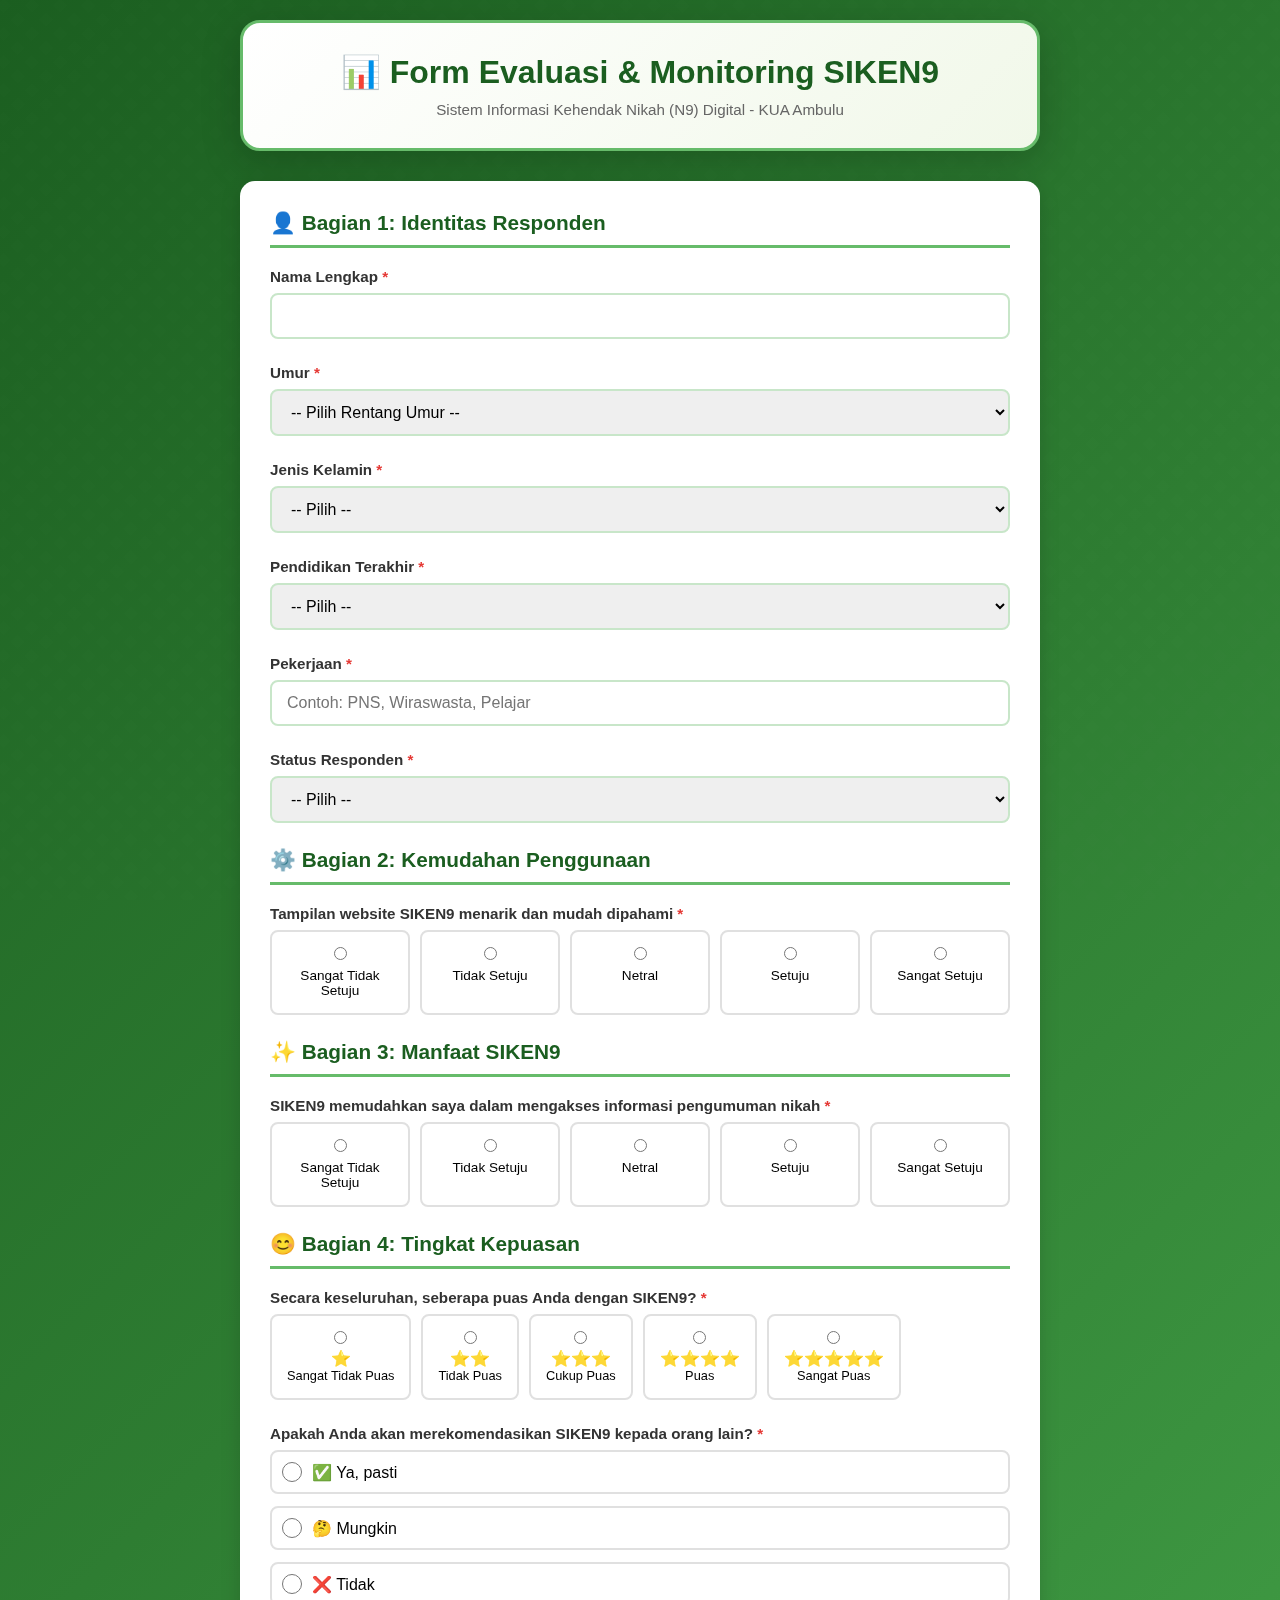
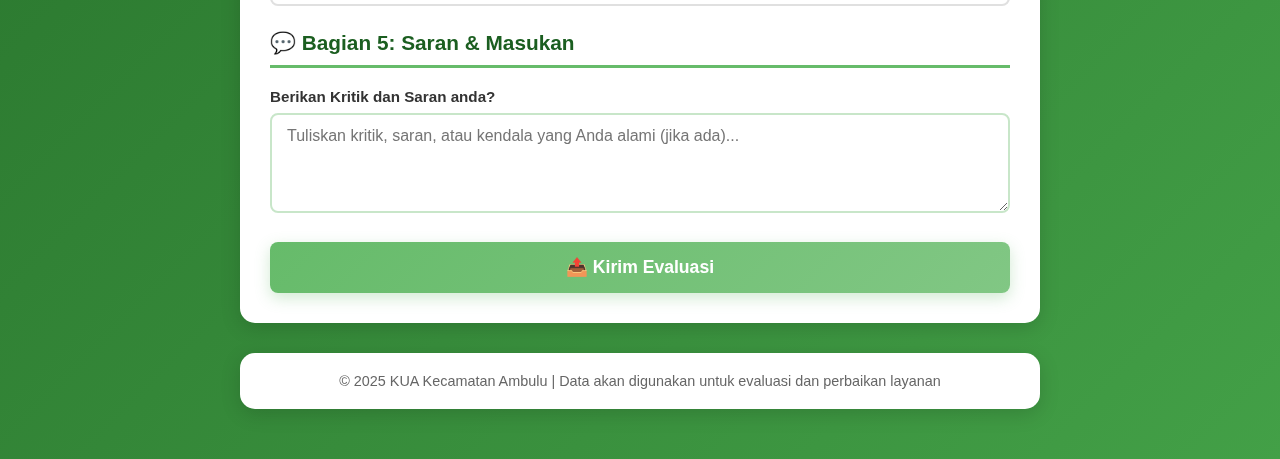
<file: Evaluasi/form-evaluasi-siken9.html>
<!DOCTYPE html>
<html lang="id">
<head>
    <meta charset="UTF-8">
    <meta name="viewport" content="width=device-width, initial-scale=1.0">
    <title>Form Evaluasi & Monitoring SIKEN9</title>
    <style>
        * {
            margin: 0;
            padding: 0;
            box-sizing: border-box;
        }

        body {
            font-family: 'Segoe UI', Tahoma, Geneva, Verdana, sans-serif;
            background: linear-gradient(135deg, #1b5e20 0%, #2e7d32 50%, #43a047 100%);
            min-height: 100vh;
            padding: 20px;
        }

        .batik-pattern {
            position: fixed;
            top: 0;
            left: 0;
            width: 100%;
            height: 100%;
            opacity: 0.05;
            background-image: 
                repeating-linear-gradient(45deg, transparent, transparent 10px, rgba(255,255,255,.1) 10px, rgba(255,255,255,.1) 20px),
                repeating-linear-gradient(-45deg, transparent, transparent 10px, rgba(255,255,255,.1) 10px, rgba(255,255,255,.1) 20px);
            pointer-events: none;
            z-index: 0;
        }

        .container {
            max-width: 800px;
            margin: 0 auto;
            position: relative;
            z-index: 1;
        }

        .header {
            background: linear-gradient(135deg, #ffffff 0%, #f1f8e9 100%);
            border-radius: 20px;
            padding: 30px;
            margin-bottom: 30px;
            box-shadow: 0 10px 40px rgba(0,0,0,0.2);
            text-align: center;
            border: 3px solid #66bb6a;
        }

        .header h1 {
            color: #1b5e20;
            font-size: 2em;
            margin-bottom: 10px;
        }

        .header p {
            color: #666;
            font-size: 0.95em;
        }

        .form-container {
            background: white;
            border-radius: 15px;
            padding: 30px;
            box-shadow: 0 5px 20px rgba(0,0,0,0.15);
            margin-bottom: 30px;
        }

        .section-title {
            color: #1b5e20;
            font-size: 1.3em;
            font-weight: bold;
            margin-bottom: 20px;
            padding-bottom: 10px;
            border-bottom: 3px solid #66bb6a;
            display: flex;
            align-items: center;
            gap: 10px;
        }

        .form-group {
            margin-bottom: 25px;
        }

        .form-label {
            display: block;
            color: #333;
            font-weight: 600;
            margin-bottom: 8px;
            font-size: 0.95em;
        }

        .required {
            color: #e53935;
        }

        .form-input,
        .form-select,
        .form-textarea {
            width: 100%;
            padding: 12px 15px;
            border: 2px solid #c8e6c9;
            border-radius: 8px;
            font-size: 1em;
            font-family: inherit;
            transition: all 0.3s ease;
            outline: none;
        }

        .form-input:focus,
        .form-select:focus,
        .form-textarea:focus {
            border-color: #66bb6a;
            box-shadow: 0 0 0 3px rgba(102, 187, 106, 0.1);
        }

        .form-textarea {
            resize: vertical;
            min-height: 100px;
        }

        .radio-group,
        .checkbox-group {
            display: flex;
            flex-direction: column;
            gap: 12px;
        }

        .radio-item,
        .checkbox-item {
            display: flex;
            align-items: center;
            gap: 10px;
            padding: 10px;
            border: 2px solid #e0e0e0;
            border-radius: 8px;
            cursor: pointer;
            transition: all 0.3s ease;
        }

        .radio-item:hover,
        .checkbox-item:hover {
            border-color: #66bb6a;
            background: #f1f8e9;
        }

        .radio-item input[type="radio"],
        .checkbox-item input[type="checkbox"] {
            width: 20px;
            height: 20px;
            cursor: pointer;
        }

        .rating-scale {
            display: flex;
            gap: 10px;
            flex-wrap: wrap;
        }

        .rating-item {
            display: flex;
            flex-direction: column;
            align-items: center;
            padding: 15px;
            border: 2px solid #e0e0e0;
            border-radius: 8px;
            cursor: pointer;
            transition: all 0.3s ease;
            min-width: 80px;
        }

        .rating-item:hover {
            border-color: #66bb6a;
            background: #f1f8e9;
        }

        .rating-item input[type="radio"] {
            margin-bottom: 5px;
        }

        .rating-item.selected {
            border-color: #66bb6a;
            background: #66bb6a;
            color: white;
        }

        .likert-scale {
            display: grid;
            grid-template-columns: repeat(5, 1fr);
            gap: 10px;
        }

        .likert-item {
            text-align: center;
            padding: 15px 10px;
            border: 2px solid #e0e0e0;
            border-radius: 8px;
            cursor: pointer;
            transition: all 0.3s ease;
            font-size: 0.85em;
        }

        .likert-item:hover {
            border-color: #66bb6a;
            background: #f1f8e9;
        }

        .likert-item input[type="radio"] {
            display: block;
            margin: 0 auto 8px;
            cursor: pointer;
        }

        .likert-item.selected {
            border-color: #66bb6a;
            background: #66bb6a;
            color: white;
        }

        .submit-btn {
            width: 100%;
            padding: 15px;
            background: linear-gradient(135deg, #66bb6a 0%, #81c784 100%);
            color: white;
            border: none;
            border-radius: 8px;
            font-size: 1.1em;
            font-weight: bold;
            cursor: pointer;
            transition: all 0.3s ease;
            box-shadow: 0 5px 15px rgba(102, 187, 106, 0.3);
        }

        .submit-btn:hover {
            background: linear-gradient(135deg, #43a047 0%, #66bb6a 100%);
            transform: translateY(-2px);
            box-shadow: 0 8px 20px rgba(102, 187, 106, 0.4);
        }

        .submit-btn:disabled {
            opacity: 0.6;
            cursor: not-allowed;
        }

        .success-message {
            display: none;
            background: #4caf50;
            color: white;
            padding: 20px;
            border-radius: 8px;
            text-align: center;
            margin-bottom: 20px;
        }

        .error-message {
            display: none;
            background: #f44336;
            color: white;
            padding: 20px;
            border-radius: 8px;
            text-align: center;
            margin-bottom: 20px;
        }

        .info-box {
            background: #e3f2fd;
            border-left: 4px solid #2196f3;
            padding: 15px;
            border-radius: 8px;
            margin-bottom: 20px;
            font-size: 0.9em;
        }

        @media (max-width: 768px) {
            .header h1 {
                font-size: 1.5em;
            }

            .form-container {
                padding: 20px;
            }

            .likert-scale {
                grid-template-columns: 1fr;
            }

            .rating-scale {
                flex-direction: column;
            }
        }
    </style>
</head>
<body>
    <div class="batik-pattern"></div>
    
    <div class="container">
        <div class="header">
            <h1>📊 Form Evaluasi & Monitoring SIKEN9</h1>
            <p>Sistem Informasi Kehendak Nikah (N9) Digital - KUA Ambulu</p>
        </div>

        <div class="success-message" id="successMessage">
            ✅ Terima kasih! Feedback Anda telah berhasil dikirim.
        </div>

        <div class="error-message" id="errorMessage">
            ❌ Terjadi kesalahan. Silakan coba lagi.
        </div>

        <form id="evaluationForm" class="form-container">
            <!-- BAGIAN 1: IDENTITAS RESPONDEN -->
            <div class="section-title">
                👤 Bagian 1: Identitas Responden
            </div>

            <div class="form-group">
                <label class="form-label" for="nama">
                    Nama Lengkap <span class="required">*</span>
                </label>
                <input type="text" id="nama" name="nama" class="form-input" required>
            </div>

            <div class="form-group">
                <label class="form-label" for="umur">
                    Umur <span class="required">*</span>
                </label>
                <!-- PERBAIKAN: Mengubah input umur menjadi dropdown agar konsisten dengan tes -->
                <select id="umur" name="umur" class="form-select" required>
                    <option value="">-- Pilih Rentang Umur --</option>
                    <option value="< 20 Tahun">&lt; 20 Tahun</option>
                    <option value="20-29 Tahun">20-29 Tahun</option>
                    <option value="30-39 Tahun">30-39 Tahun</option>
                    <option value="40-49 Tahun">40-49 Tahun</option>
                    <option value="> 50 Tahun">&gt; 50 Tahun</option>
                </select>
            </div>

            <div class="form-group">
                <label class="form-label" for="jenis_kelamin">
                    Jenis Kelamin <span class="required">*</span>
                </label>
                <select id="jenis_kelamin" name="jenis_kelamin" class="form-select" required>
                    <option value="">-- Pilih --</option>
                    <option value="Laki-laki">Laki-laki</option>
                    <option value="Perempuan">Perempuan</option>
                </select>
            </div>

            <div class="form-group">
                <label class="form-label" for="pendidikan">
                    Pendidikan Terakhir <span class="required">*</span>
                </label>
                <select id="pendidikan" name="pendidikan" class="form-select" required>
                    <option value="">-- Pilih --</option>
                    <option value="SD">SD</option>
                    <option value="SMP">SMP</option>
                    <option value="SMA/SMK">SMA/SMK</option>
                    <option value="D3">D3</option>
                    <option value="S1">S1</option>
                    <option value="S2">S2</option>
                    <option value="S3">S3</option>
                    <option value="Lainnya">Lainnya</option>
                </select>
            </div>

            <div class="form-group">
                <label class="form-label" for="pekerjaan">
                    Pekerjaan <span class="required">*</span>
                </label>
                <input type="text" id="pekerjaan" name="pekerjaan" class="form-input" required placeholder="Contoh: PNS, Wiraswasta, Pelajar">
            </div>

            <div class="form-group">
                <label class="form-label" for="status_responden">
                    Status Responden <span class="required">*</span>
                </label>
                <select id="status_responden" name="status_responden" class="form-select" required>
                    <option value="">-- Pilih --</option>
                    <option value="Calon Pengantin">Calon Pengantin</option>
                    <option value="Keluarga Calon Pengantin">Keluarga Calon Pengantin</option>
                    <option value="Masyarakat Umum">Masyarakat Umum</option>
                    <option value="Petugas KUA">Petugas KUA</option>
                    <option value="Lainnya">Lainnya</option>
                </select>
            </div>
            <!-- BAGIAN 2: KEMUDAHAN PENGGUNAAN -->
            <div class="section-title">
                ⚙️ Bagian 2: Kemudahan Penggunaan
            </div>

            <div class="form-group">
                <label class="form-label">
                    Tampilan website SIKEN9 menarik dan mudah dipahami <span class="required">*</span>
                </label>
                <div class="likert-scale">
                    <label class="likert-item">
                        <input type="radio" name="tampilan" value="1" required>
                        <span>Sangat Tidak Setuju</span>
                    </label>
                    <label class="likert-item">
                        <input type="radio" name="tampilan" value="2">
                        <span>Tidak Setuju</span>
                    </label>
                    <label class="likert-item">
                        <input type="radio" name="tampilan" value="3">
                        <span>Netral</span>
                    </label>
                    <label class="likert-item">
                        <input type="radio" name="tampilan" value="4">
                        <span>Setuju</span>
                    </label>
                    <label class="likert-item">
                        <input type="radio" name="tampilan" value="5">
                        <span>Sangat Setuju</span>
                    </label>
                </div>
            </div>
            <!-- BAGIAN 3: MANFAAT -->
            <div class="section-title">
                ✨ Bagian 3: Manfaat SIKEN9
            </div>

            <div class="form-group">
                <label class="form-label">
                    SIKEN9 memudahkan saya dalam mengakses informasi pengumuman nikah <span class="required">*</span>
                </label>
                <div class="likert-scale">
                    <label class="likert-item">
                        <input type="radio" name="manfaat_akses" value="1" required>
                        <span>Sangat Tidak Setuju</span>
                    </label>
                    <label class="likert-item">
                        <input type="radio" name="manfaat_akses" value="2">
                        <span>Tidak Setuju</span>
                    </label>
                    <label class="likert-item">
                        <input type="radio" name="manfaat_akses" value="3">
                        <span>Netral</span>
                    </label>
                    <label class="likert-item">
                        <input type="radio" name="manfaat_akses" value="4">
                        <span>Setuju</span>
                    </label>
                    <label class="likert-item">
                        <input type="radio" name="manfaat_akses" value="5">
                        <span>Sangat Setuju</span>
                    </label>
                </div>
            </div>
            <!-- BAGIAN 4: KEPUASAN -->
            <div class="section-title">
                😊 Bagian 4: Tingkat Kepuasan
            </div>

            <div class="form-group">
                <label class="form-label">
                    Secara keseluruhan, seberapa puas Anda dengan SIKEN9? <span class="required">*</span>
                </label>
                <div class="rating-scale">
                    <label class="rating-item">
                        <input type="radio" name="kepuasan_keseluruhan" value="1" required>
                        <span>⭐</span>
                        <span style="font-size: 0.8em;">Sangat Tidak Puas</span>
                    </label>
                    <label class="rating-item">
                        <input type="radio" name="kepuasan_keseluruhan" value="2">
                        <span>⭐⭐</span>
                        <span style="font-size: 0.8em;">Tidak Puas</span>
                    </label>
                    <label class="rating-item">
                        <input type="radio" name="kepuasan_keseluruhan" value="3">
                        <span>⭐⭐⭐</span>
                        <span style="font-size: 0.8em;">Cukup Puas</span>
                    </label>
                    <label class="rating-item">
                        <input type="radio" name="kepuasan_keseluruhan" value="4">
                        <span>⭐⭐⭐⭐</span>
                        <span style="font-size: 0.8em;">Puas</span>
                    </label>
                    <label class="rating-item">
                        <input type="radio" name="kepuasan_keseluruhan" value="5">
                        <span>⭐⭐⭐⭐⭐</span>
                        <span style="font-size: 0.8em;">Sangat Puas</span>
                    </label>
                </div>
            </div>

            <div class="form-group">
                <label class="form-label">
                    Apakah Anda akan merekomendasikan SIKEN9 kepada orang lain? <span class="required">*</span>
                </label>
                <div class="radio-group">
                    <label class="radio-item">
                        <input type="radio" name="rekomendasi" value="Ya" required>
                        <span>✅ Ya, pasti</span>
                    </label>
                    <label class="radio-item">
                        <input type="radio" name="rekomendasi" value="Mungkin">
                        <span>🤔 Mungkin</span>
                    </label>
                    <label class="radio-item">
                        <input type="radio" name="rekomendasi" value="Tidak">
                        <span>❌ Tidak</span>
                    </label>
                </div>
            </div>

            <!-- BAGIAN 5: SARAN & MASUKAN -->
            <div class="section-title">
                💬 Bagian 5: Saran & Masukan
            </div>

            <div class="form-group">
                <!-- 
                  PERBAIKAN: 
                  - 'for' diubah dari 'masalah' menjadi 'kritik_saran'
                -->
                <label class="form-label" for="kritik_saran">
                    Berikan Kritik dan Saran anda?
                </label>
                <!-- 
                  PERBAIKAN: 
                  - 'id' diubah dari 'masalah' menjadi 'kritik_saran'
                  - 'name' diubah dari 'masalah' menjadi 'kritik_saran' agar sesuai dengan Apps Script
                -->
                <textarea id="kritik_saran" name="kritik_saran" class="form-textarea" placeholder="Tuliskan kritik, saran, atau kendala yang Anda alami (jika ada)..."></textarea>
            </div>
            
            <button type="submit" class="submit-btn" id="submitBtn">
                📤 Kirim Evaluasi
            </button>
        </form>

        <div class="form-container" style="text-align: center; padding: 20px;">
            <p style="color: #666; font-size: 0.9em;">
                © 2025 KUA Kecamatan Ambulu | Data akan digunakan untuk evaluasi dan perbaikan layanan
            </p>
        </div>
    </div>

    <script>
        // URL Google Apps Script Anda
        const FORM_WEBAPP_URL = 'https://script.google.com/macros/s/AKfycbxqzqLgutyDUQoa55HfPwdOnEbgysbjydEHAwTgjfWy0AjpTMIwavF6P0GbLlrhr8NkQg/exec';

        // Handle form submission
        document.getElementById('evaluationForm').addEventListener('submit', async function(e) {
            e.preventDefault();
            
            const submitBtn = document.getElementById('submitBtn');
            const successMessage = document.getElementById('successMessage');
            const errorMessage = document.getElementById('errorMessage');
            
            // Disable button
            submitBtn.disabled = true;
            submitBtn.textContent = '⏳ Mengirim...';
            
            // Hide messages
            successMessage.style.display = 'none';
            errorMessage.style.display = 'none';
            
            // Collect form data
            const formData = new FormData(this);
            const data = {};
            
            // Convert FormData to object
            for (let [key, value] of formData.entries()) {
                data[key] = value;
            }
            
            // --- PERBAIKAN: Menghapus kode 'sumber_info' yang tidak ada di HTML ---
            
            // Add timestamp
            data.timestamp = new Date().toISOString();
            
            try {
                // --- PERBAIKAN: Mengubah logika fetch ---
                const response = await fetch(FORM_WEBAPP_URL, {
                    method: 'POST',
                    // Hapus 'mode: no-cors' agar bisa membaca respons
                    // Hapus 'Content-Type: application/json'
                    // Ganti dengan 'Content-Type: text/plain' agar sesuai dengan JSON.parse(e.postData.contents)
                    headers: {
                        'Content-Type': 'text/plain;charset=utf-8',
                    },
                    body: JSON.stringify(data)
                });
                
                // Membaca respons JSON dari Apps Script
                const result = await response.json();

                if (result.result !== 'success') {
                    // Jika skrip mengembalikan error, lemparkan error
                    throw new Error(result.message || 'Terjadi error di server Apps Script.');
                }

                // --- Akhir Perbaikan ---
                
                // Tampilkan pesan sukses HANYA jika pengiriman benar-benar berhasil
                successMessage.style.display = 'block';
                window.scrollTo({ top: 0, behavior: 'smooth' });
                
                // Reset form
                this.reset();
                // Reset juga highlight pada tombol radio
                document.querySelectorAll('.likert-item, .rating-item').forEach(item => {
                    item.classList.remove('selected');
                });
                
                // Re-enable button after 3 seconds
                setTimeout(() => {
                    submitBtn.disabled = false;
                    submitBtn.textContent = '📤 Kirim Evaluasi';
                }, 3000);
                
            } catch (error) {
                // Tangkap error (baik error jaringan atau error dari Apps Script)
                console.error('Error:', error);
                errorMessage.style.display = 'block';
                errorMessage.textContent = '❌ Terjadi kesalahan: ' + error.message;
                window.scrollTo({ top: 0, behavior: 'smooth' });
                
                // Re-enable button
                submitBtn.disabled = false;
                submitBtn.textContent = '📤 Kirim Evaluasi';
            }
        });

        // Logika untuk highlight pilihan (sudah benar, tidak perlu diubah)
        function addSelectionHandler(selector) {
            document.querySelectorAll(selector).forEach(radio => {
                radio.addEventListener('change', function() {
                    const parentGroup = this.closest('.likert-scale, .rating-scale');
                    parentGroup.querySelectorAll('.likert-item, .rating-item').forEach(item => {
                        item.classList.remove('selected');
                    });
                    this.closest('.likert-item, .rating-item').classList.add('selected');
                });
            });
        }

        addSelectionHandler('.likert-item input[type="radio"]');
        addSelectionHandler('.rating-item input[type="radio"]');

    </script>
</body>
</html>
</file>
<file: css/style.css>
* {
    margin: 0;
    padding: 0;
    box-sizing: border-box;
}

body {
    font-family: 'Segoe UI', Tahoma, Geneva, Verdana, sans-serif;
    background: linear-gradient(135deg, #1b5e20 0%, #2e7d32 50%, #43a047 100%);
    min-height: 100vh;
    padding: 20px;
}

.batik-pattern {
    position: fixed;
    top: 0;
    left: 0;
    width: 100%;
    height: 100%;
    opacity: 0.05;
    background-image: 
        repeating-linear-gradient(45deg, transparent, transparent 10px, rgba(255,255,255,.1) 10px, rgba(255,255,255,.1) 20px),
        repeating-linear-gradient(-45deg, transparent, transparent 10px, rgba(255,255,255,.1) 10px, rgba(255,255,255,.1) 20px);
    pointer-events: none;
    z-index: 0;
}

.container {
    max-width: 1400px;
    margin: 0 auto;
    position: relative;
    z-index: 1;
}

/* Header Styles */
.header {
    background: linear-gradient(135deg, #ffffff 0%, #f1f8e9 100%);
    border-radius: 20px;
    padding: 30px;
    margin-bottom: 30px;
    box-shadow: 0 10px 40px rgba(0,0,0,0.2);
    text-align: center;
    border: 3px solid #66bb6a;
    position: relative;
    overflow: hidden;
}

.header::before {
    content: '';
    position: absolute;
    top: 0;
    left: 0;
    right: 0;
    height: 5px;
    background: linear-gradient(90deg, #1b5e20, #66bb6a, #1b5e20);
}

.header-logo {
    width: 100px;
    height: 100px;
    margin-bottom: 15px;
}

.header h1 {
    color: #1b5e20;
    font-size: 2.2em;
    margin-bottom: 10px;
    text-shadow: 2px 2px 4px rgba(0,0,0,0.1);
}

.header h2 {
    color: #2e7d32;
    font-size: 1.5em;
    font-weight: normal;
    margin-bottom: 5px;
}

.header p {
    color: #666;
    font-size: 0.95em;
    margin-top: 10px;
}

/* Search Section */
.search-section {
    background: white;
    border-radius: 15px;
    padding: 25px;
    margin-bottom: 25px;
    box-shadow: 0 5px 20px rgba(0,0,0,0.15);
    border-left: 5px solid #66bb6a;
}

.search-title {
    color: #1b5e20;
    font-size: 1.3em;
    font-weight: bold;
    margin-bottom: 15px;
    display: flex;
    align-items: center;
    gap: 10px;
}

.search-title::before {
    content: '🔍';
    font-size: 1.3em;
}

.search-box {
    position: relative;
}

.search-input {
    width: 100%;
    padding: 15px 50px 15px 20px;
    font-size: 1.05em;
    border: 2px solid #c8e6c9;
    border-radius: 50px;
    outline: none;
    transition: all 0.3s ease;
}

.search-input:focus {
    border-color: #66bb6a;
    box-shadow: 0 0 0 3px rgba(102, 187, 106, 0.1);
}

.search-icon {
    position: absolute;
    right: 20px;
    top: 50%;
    transform: translateY(-50%);
    color: #66bb6a;
    font-size: 1.3em;
}

.search-hint {
    color: #757575;
    font-size: 0.9em;
    margin-top: 10px;
    font-style: italic;
}

/* Stats Bar */
.stats-bar {
    background: linear-gradient(135deg, #66bb6a 0%, #81c784 100%);
    color: white;
    padding: 15px 25px;
    border-radius: 12px;
    margin-bottom: 25px;
    box-shadow: 0 5px 15px rgba(102, 187, 106, 0.3);
    display: flex;
    justify-content: space-between;
    align-items: center;
    flex-wrap: wrap;
    gap: 15px;
}

.stats-item {
    display: flex;
    align-items: center;
    gap: 8px;
    font-weight: 600;
}

.stats-item:nth-child(1)::before,
.stats-item:nth-child(2)::before {
    content: '📊';
    font-size: 1.2em;
}

/* Toggle TTL Button */
.toggle-ttl-btn {
    background: rgba(76, 175, 80, 0.3);
    color: white;
    border: 2px solid rgba(76, 175, 80, 0.6);
    padding: 8px 16px;
    border-radius: 20px;
    cursor: default;
    font-weight: 600;
    font-size: 0.95em;
    transition: all 0.3s ease;
    display: none; /* Hidden by default */
    align-items: center;
    gap: 8px;
}

#ttlBtnIcon {
    font-size: 1.2em;
}

/* Loading */
.loading {
    text-align: center;
    padding: 60px 20px;
    background: white;
    border-radius: 15px;
    box-shadow: 0 5px 20px rgba(0,0,0,0.1);
}

.loading-spinner {
    width: 50px;
    height: 50px;
    border: 5px solid #f3f3f3;
    border-top: 5px solid #66bb6a;
    border-radius: 50%;
    animation: spin 1s linear infinite;
    margin: 0 auto 20px;
}

@keyframes spin {
    0% { transform: rotate(0deg); }
    100% { transform: rotate(360deg); }
}

/* Announcements Grid */
.announcements-grid {
    display: grid;
    grid-template-columns: repeat(3, 1fr);
    gap: 20px;
    margin-bottom: 30px;
}

.announcement-card {
    background: white;
    border-radius: 15px;
    padding: 20px;
    box-shadow: 0 5px 20px rgba(0,0,0,0.15);
    transition: all 0.3s ease;
    border-left: 5px solid #66bb6a;
    position: relative;
    overflow: hidden;
    display: flex;
    flex-direction: column;
    width: 100%;
    max-width: 100%;
}

.announcement-card::before {
    content: '';
    position: absolute;
    top: 0;
    right: 0;
    width: 100px;
    height: 100px;
    background: radial-gradient(circle, rgba(102, 187, 106, 0.1) 0%, transparent 70%);
}

.announcement-card:hover {
    transform: translateY(-5px);
    box-shadow: 0 10px 30px rgba(0,0,0,0.2);
    border-left-color: #43a047;
}

.card-header {
    background: linear-gradient(135deg, #1b5e20 0%, #2e7d32 100%);
    color: white;
    padding: 12px;
    margin: -20px -20px 15px -20px;
    border-radius: 15px 15px 0 0;
}

.card-number {
    font-size: 0.9em;
    font-weight: bold;
    display: flex;
    align-items: center;
    gap: 6px;
    word-break: break-all;
}

.card-number::before {
    content: '📋';
    font-size: 1.1em;
}

.countdown-badge {
    background: linear-gradient(135deg, #ffa726 0%, #ff9800 100%);
    color: white;
    padding: 8px 12px;
    border-radius: 8px;
    font-size: 0.85em;
    font-weight: bold;
    margin-top: 8px;
    text-align: center;
    box-shadow: 0 3px 10px rgba(255, 167, 38, 0.3);
}

.section {
    margin-bottom: 15px;
    padding-bottom: 15px;
    border-bottom: 2px solid #f0f0f0;
}

.section:last-child {
    border-bottom: none;
    margin-bottom: 0;
    padding-bottom: 0;
}

.section-title {
    color: #1b5e20;
    font-size: 0.95em;
    font-weight: bold;
    margin-bottom: 10px;
    display: flex;
    align-items: center;
    gap: 6px;
}

.gender-male .section-title::before {
    content: '👨';
}

.gender-female .section-title::before {
    content: '👩';
}

.gender-wali .section-title::before {
    content: '👤';
}

.data-row {
    display: flex;
    flex-direction: column;
    gap: 3px;
    margin-bottom: 6px;
    font-size: 0.85em;
}

.data-label {
    color: #757575;
    font-weight: 500;
    font-size: 0.9em;
}

.data-value {
    color: #333;
    font-weight: 600;
}

/* TTL Hide/Show dengan transition - DEFAULT HIDDEN */
.ttl-data {
    max-height: 0;
    opacity: 0;
    overflow: hidden;
    margin-bottom: 0;
    padding: 0;
    transition: all 0.4s ease;
}

.ttl-data:not(.hidden) {
    max-height: 100px;
    opacity: 1;
    margin-bottom: 6px;
    padding: 0;
}

.schedule-highlight {
    background: linear-gradient(135deg, #fff59d 0%, #fff176 100%);
    padding: 12px;
    border-radius: 10px;
    margin-top: 10px;
    text-align: center;
    box-shadow: 0 3px 10px rgba(255, 241, 118, 0.3);
}

.schedule-highlight .day {
    font-size: 1.1em;
    font-weight: bold;
    color: #f57c00;
    margin-bottom: 3px;
}

.schedule-highlight .date {
    font-size: 0.95em;
    color: #2d3436;
    font-weight: 600;
}

.schedule-highlight .location {
    font-size: 0.8em;
    color: #636e72;
    margin-top: 6px;
    overflow: hidden;
    text-overflow: ellipsis;
    white-space: nowrap;
}

/* Pagination */
.pagination {
    display: flex;
    justify-content: center;
    align-items: center;
    gap: 10px;
    margin: 30px 0;
}

.pagination button {
    padding: 10px 20px;
    background: linear-gradient(135deg, #66bb6a 0%, #81c784 100%);
    color: white;
    border: none;
    border-radius: 8px;
    cursor: pointer;
    font-weight: 600;
    transition: all 0.3s ease;
    box-shadow: 0 3px 10px rgba(102, 187, 106, 0.3);
}

.pagination button:hover:not(:disabled) {
    background: linear-gradient(135deg, #43a047 0%, #66bb6a 100%);
    transform: translateY(-2px);
    box-shadow: 0 5px 15px rgba(102, 187, 106, 0.4);
}

.pagination button:disabled {
    opacity: 0.5;
    cursor: not-allowed;
}

.pagination .page-info {
    padding: 10px 15px;
    background: white;
    border-radius: 8px;
    font-weight: 600;
    color: #1b5e20;
}

/* Footer Contact */
.footer-contact {
    background: white;
    border-radius: 15px;
    padding: 25px;
    text-align: center;
    box-shadow: 0 5px 20px rgba(0,0,0,0.1);
    margin-top: 30px;
    margin-bottom: 30px;
}

.contact-buttons {
    display: flex;
    gap: 15px;
    justify-content: center;
    align-items: stretch;
    flex-wrap: wrap;
}

.contact-btn {
    display: flex;
    align-items: center;
    justify-content: center;
    gap: 10px;
    color: white;
    padding: 15px 30px;
    border-radius: 50px;
    text-decoration: none;
    font-weight: bold;
    font-size: 1.05em;
    transition: all 0.3s ease;
    flex: 1;
    min-width: 280px;
    box-shadow: 0 5px 15px rgba(0, 0, 0, 0.2);
}

.contact-btn:hover {
    transform: translateY(-3px);
    box-shadow: 0 8px 20px rgba(0, 0, 0, 0.3);
}

.contact-btn:active {
    transform: translateY(-1px);
}

.btn-icon {
    font-size: 1.4em;
    display: flex;
    align-items: center;
}

.btn-icon-img {
    width: 24px;
    height: 24px;
    object-fit: contain;
}

.btn-text {
    display: inline-block;
}

.whatsapp-btn {
    background: linear-gradient(135deg, #25D366 0%, #128C7E 100%);
}

.whatsapp-btn:hover {
    background: linear-gradient(135deg, #128C7E 0%, #075E54 100%);
}

.evaluation-btn {
    background: linear-gradient(135deg, #2196f3 0%, #1976d2 100%);
}

.evaluation-btn:hover {
    background: linear-gradient(135deg, #1976d2 0%, #1565c0 100%);
}

/* Footer Styles */
.footer {
    background: linear-gradient(135deg, #1b5e20 0%, #2e7d32 100%);
    color: white;
    border-radius: 15px;
    padding: 30px;
    box-shadow: 0 5px 20px rgba(0,0,0,0.2);
    margin-top: 30px;
}

.footer-content {
    display: grid;
    grid-template-columns: 1fr 1fr;
    gap: 30px;
    margin-bottom: 25px;
    padding-bottom: 25px;
    border-bottom: 2px solid rgba(255,255,255,0.2);
}

.footer-section h3 {
    font-size: 1.3em;
    margin-bottom: 15px;
    color: #fff;
}

.footer-section h4 {
    font-size: 1.1em;
    margin-bottom: 15px;
    color: #fff;
}

.footer-address {
    display: flex;
    align-items: flex-start;
    gap: 10px;
    font-size: 0.95em;
    line-height: 1.6;
    color: #e8f5e9;
}

.footer-address svg {
    flex-shrink: 0;
    margin-top: 3px;
}

/* Social Links */
.social-links {
    display: flex;
    gap: 15px;
    flex-wrap: wrap;
}

.social-btn {
    width: 48px;
    height: 48px;
    border-radius: 50%;
    display: flex;
    align-items: center;
    justify-content: center;
    transition: all 0.3s ease;
    box-shadow: 0 3px 10px rgba(0,0,0,0.2);
    text-decoration: none;
}

.social-btn:hover {
    transform: translateY(-3px);
    box-shadow: 0 5px 15px rgba(0,0,0,0.3);
}

.social-btn.instagram {
    background: linear-gradient(45deg, #f09433 0%, #e6683c 25%, #dc2743 50%, #cc2366 75%, #bc1888 100%);
}

.social-btn.facebook {
    background: #1877f2;
}

.social-btn.tiktok {
    background: #000000;
}

/* Footer Bottom */
.footer-bottom {
    text-align: center;
    padding-top: 20px;
}

.footer-bottom p {
    margin: 5px 0;
    color: #e8f5e9;
    font-size: 0.95em;
}

.footer-credit {
    font-size: 0.9em !important;
    opacity: 0.9;
}

.footer-credit strong {
    color: #fff;
    font-weight: 700;
}

/* No Data */
.no-data {
    text-align: center;
    padding: 60px 20px;
    background: white;
    border-radius: 15px;
    box-shadow: 0 5px 20px rgba(0,0,0,0.1);
}

.no-data-icon {
    font-size: 4em;
    margin-bottom: 20px;
}

.no-data h3 {
    color: #1b5e20;
    font-size: 1.5em;
    margin-bottom: 10px;
}

.no-data p {
    color: #666;
}

/* Responsive Design */
@media (max-width: 1200px) {
    .announcements-grid {
        grid-template-columns: repeat(2, 1fr);
    }
}

@media (max-width: 900px) {
    .announcements-grid {
        grid-template-columns: repeat(2, 1fr);
    }
    
    .footer-content {
        grid-template-columns: 1fr;
        gap: 20px;
    }
}

@media (max-width: 768px) {
    .announcements-grid {
        grid-template-columns: 1fr;
    }

    .header h1 {
        font-size: 1.5em;
    }

    .header h2 {
        font-size: 1.2em;
    }

    .stats-bar {
        flex-direction: column;
        align-items: flex-start;
    }
    
    .stats-item {
        width: 100%;
    }
    
    .toggle-ttl-btn {
        width: 100%;
        justify-content: center;
    }
    
    .contact-buttons {
        flex-direction: column;
    }
    
    .contact-btn {
        width: 100%;
        min-width: auto;
    }

    .pagination {
        flex-wrap: wrap;
    }
    
    .footer {
        padding: 20px;
    }
    
    .footer-content {
        gap: 15px;
    }
    
    .social-links {
        justify-content: center;
    }
}

@media print {
    body {
        background: white;
    }

    .batik-pattern,
    .footer,
    .footer-contact,
    .search-section,
    .stats-bar,
    .pagination {
        display: none;
    }

    .announcement-card {
        page-break-inside: avoid;
    }
    
    .ttl-data {
        display: none !important;
    }
}
</file>
